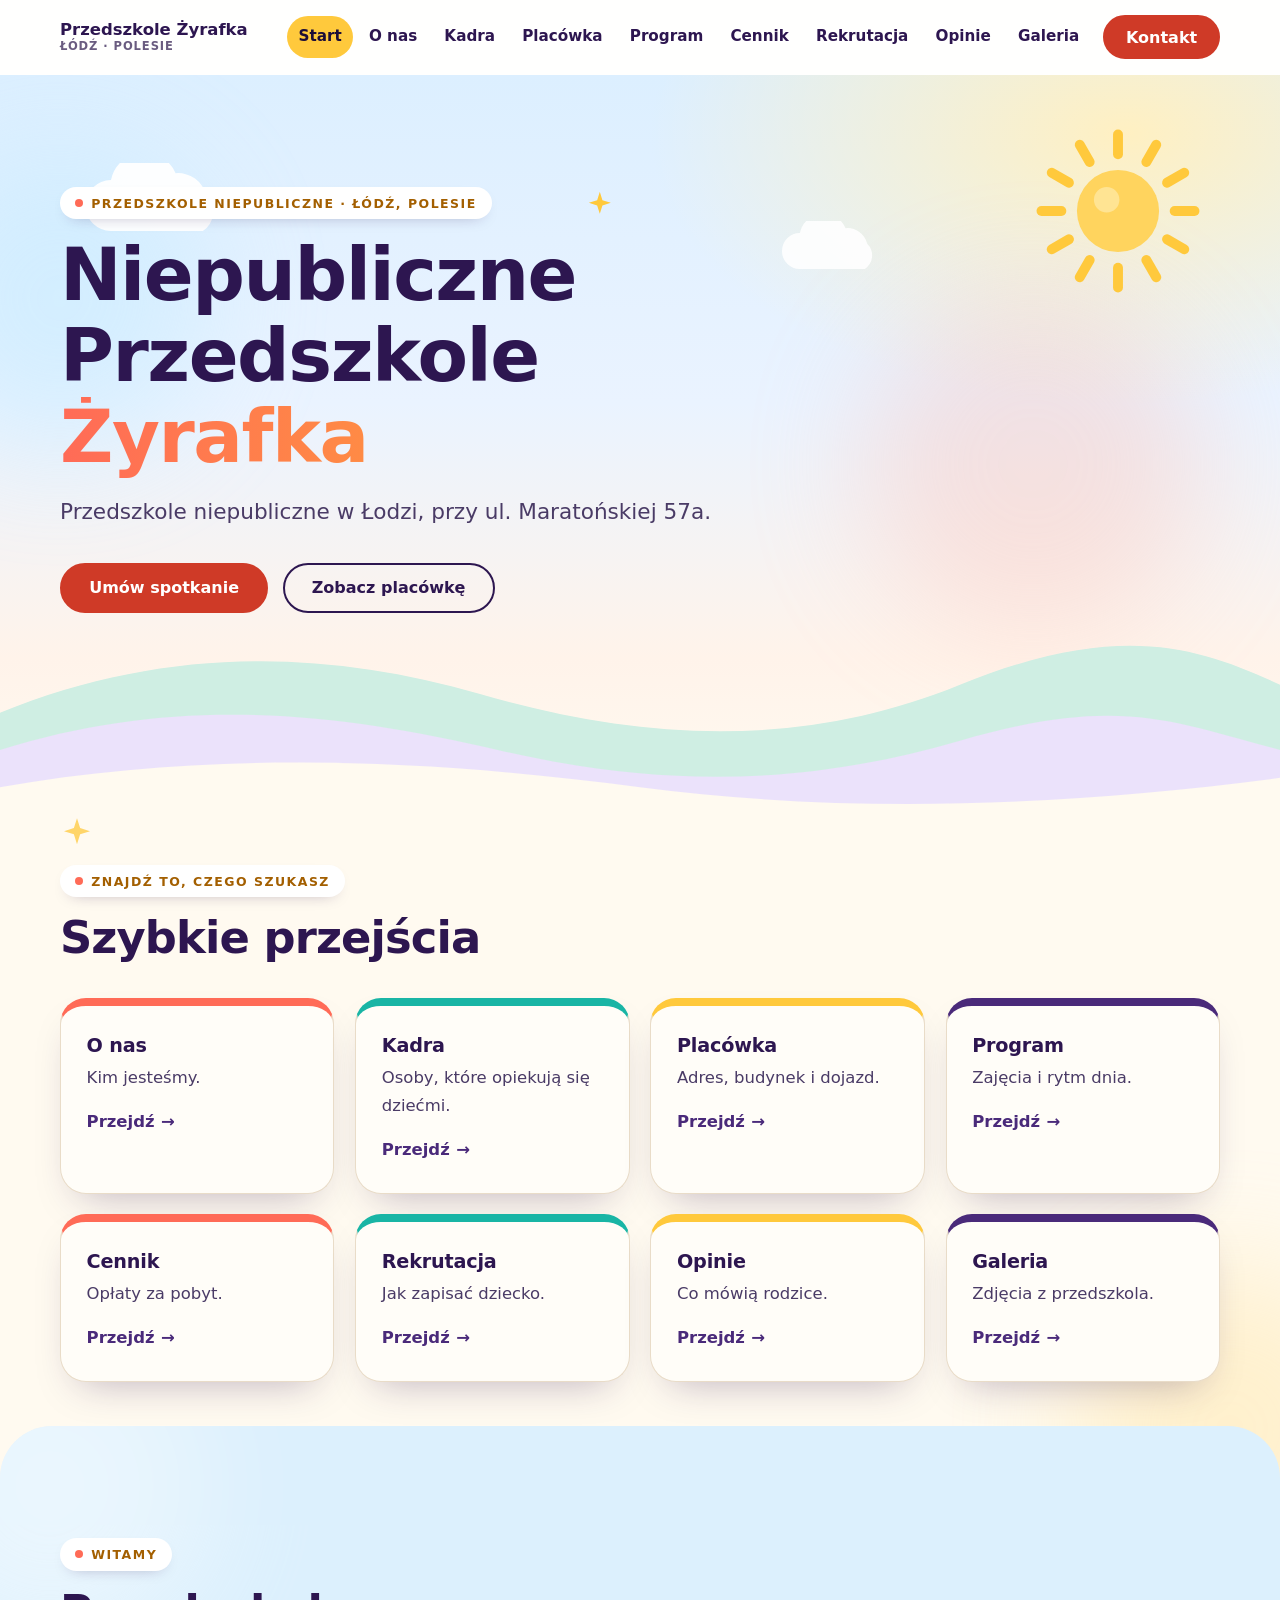
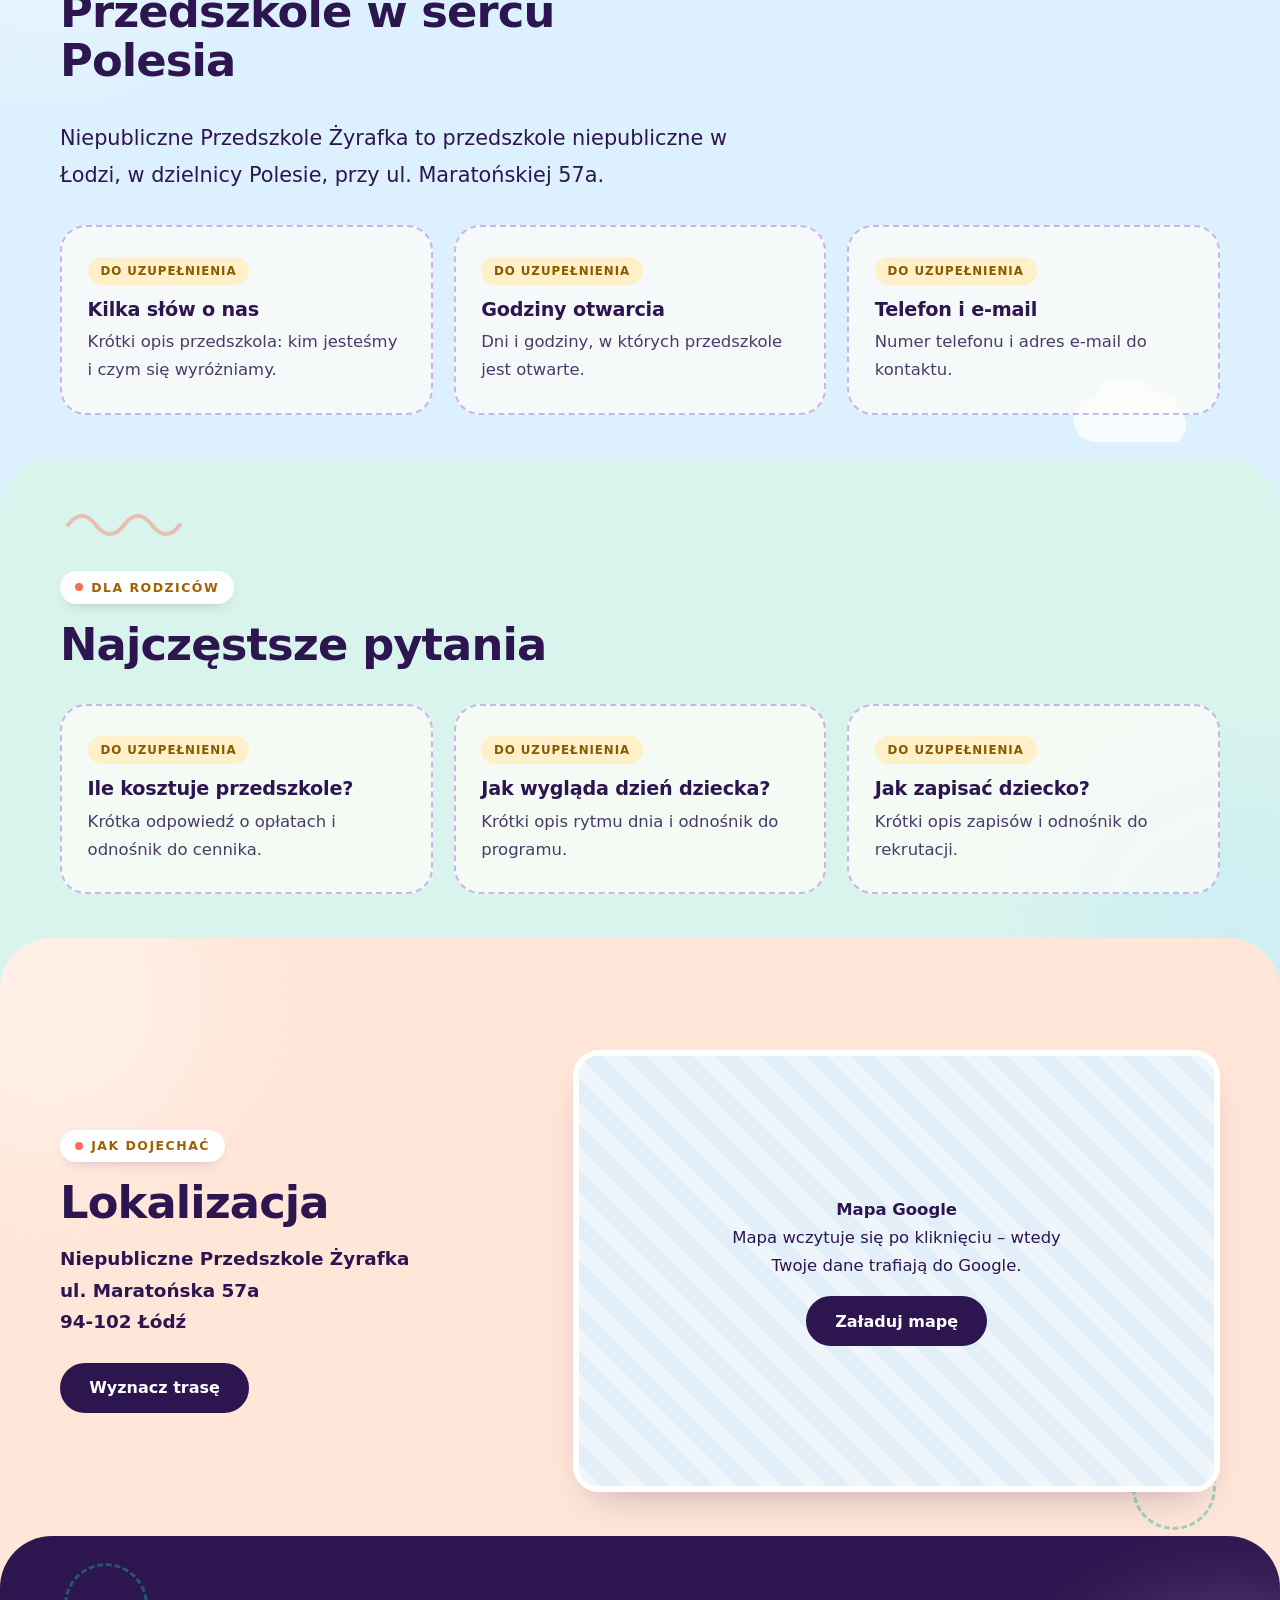
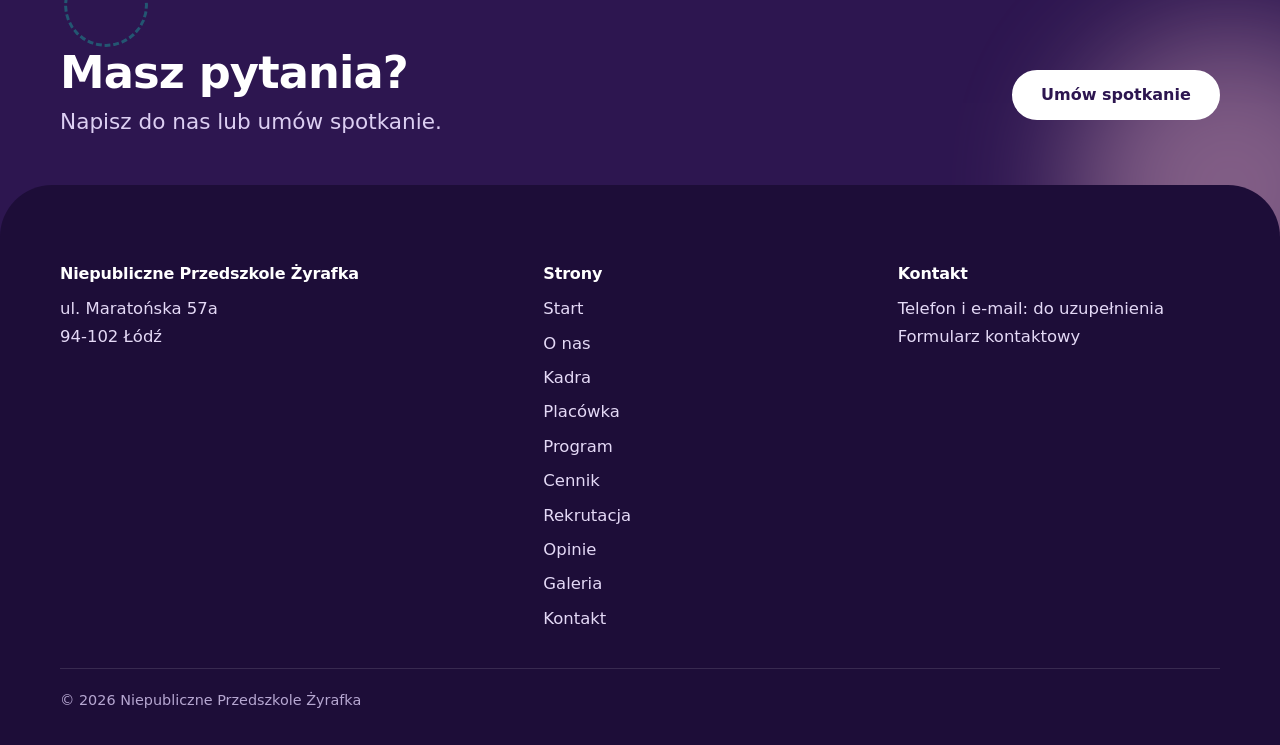
<file: index.html>
<!DOCTYPE html>
<html lang="pl">
<head>
  <meta charset="utf-8">
  <meta name="viewport" content="width=device-width, initial-scale=1">
  <title>Niepubliczne Przedszkole Żyrafka – Łódź, ul. Maratońska 57a</title>
  <meta name="description" content="Niepubliczne Przedszkole Żyrafka w Łodzi (Polesie), ul. Maratońska 57a, 94-102 Łódź. Poznaj placówkę i umów spotkanie.">
  <meta name="theme-color" content="#fffaf0">
  <!-- TODO: po ustaleniu domeny dodaj <link rel="canonical" href="https://TWOJA-DOMENA.pl/"> oraz og:url / og:image -->
  <meta property="og:type" content="website"><meta property="og:locale" content="pl_PL">
  <meta property="og:title" content="Niepubliczne Przedszkole Żyrafka – Łódź, ul. Maratońska 57a"><meta property="og:description" content="Niepubliczne Przedszkole Żyrafka w Łodzi (Polesie), ul. Maratońska 57a, 94-102 Łódź. Poznaj placówkę i umów spotkanie.">
  <meta name="twitter:card" content="summary"><meta name="twitter:title" content="Niepubliczne Przedszkole Żyrafka – Łódź, ul. Maratońska 57a"><meta name="twitter:description" content="Niepubliczne Przedszkole Żyrafka w Łodzi (Polesie), ul. Maratońska 57a, 94-102 Łódź. Poznaj placówkę i umów spotkanie.">
  <link rel="stylesheet" href="css/style.css?v=f951f932">
  <script type="application/ld+json">
{"@context":"https://schema.org","@type":"Preschool","name":"Niepubliczne Przedszkole Żyrafka",
"address":{"@type":"PostalAddress","streetAddress":"Maratońska 57a","postalCode":"94-102","addressLocality":"Łódź","addressCountry":"PL"}}
</script>
</head>
<body>
  <a class="skip" href="#main">Przejdź do treści</a>
  <header class="header" id="top"><div class="wrap header__in">
    <a class="brand" href="./" aria-label="Niepubliczne Przedszkole Żyrafka – strona główna"><span>Przedszkole Żyrafka<small>Łódź · Polesie</small></span></a>
    <button class="burger" id="burger" aria-expanded="false" aria-controls="nav" aria-label="Otwórz menu"><span></span><span></span><span></span></button>
    <nav class="nav" id="nav" aria-label="Główna nawigacja"><a href="" aria-current="page">Start</a><a href="o-nas/">O nas</a><a href="kadra/">Kadra</a><a href="placowka/">Placówka</a><a href="program/">Program</a><a href="cennik/">Cennik</a><a href="rekrutacja/">Rekrutacja</a><a href="opinie/">Opinie</a><a href="galeria/">Galeria</a><a class="btn btn--sm" href="kontakt/">Kontakt</a></nav>
  </div></header>
  <main id="main">
<section class="hero"><div class="bg" aria-hidden="true"><div class="blob a"></div><div class="blob b"></div><svg class="d-svg sun spin" width="150" height="150" viewBox="0 0 120 120" aria-hidden="true"><g stroke="#ffc93c" stroke-width="7" stroke-linecap="round"><line x1="60" y1="6" x2="60" y2="20" transform="rotate(0 60 60)"/><line x1="60" y1="6" x2="60" y2="20" transform="rotate(30 60 60)"/><line x1="60" y1="6" x2="60" y2="20" transform="rotate(60 60 60)"/><line x1="60" y1="6" x2="60" y2="20" transform="rotate(90 60 60)"/><line x1="60" y1="6" x2="60" y2="20" transform="rotate(120 60 60)"/><line x1="60" y1="6" x2="60" y2="20" transform="rotate(150 60 60)"/><line x1="60" y1="6" x2="60" y2="20" transform="rotate(180 60 60)"/><line x1="60" y1="6" x2="60" y2="20" transform="rotate(210 60 60)"/><line x1="60" y1="6" x2="60" y2="20" transform="rotate(240 60 60)"/><line x1="60" y1="6" x2="60" y2="20" transform="rotate(270 60 60)"/><line x1="60" y1="6" x2="60" y2="20" transform="rotate(300 60 60)"/><line x1="60" y1="6" x2="60" y2="20" transform="rotate(330 60 60)"/></g><circle cx="60" cy="60" r="29" fill="#ffd45e"/><circle cx="52" cy="52" r="9" fill="#ffe7a0" opacity=".8"/></svg><svg class="d-svg cloud1 drift" width="160" height="72" viewBox="0 0 200 90" aria-hidden="true"><path fill="#fff" d="M40 80a30 30 0 010-60 40 40 0 0176-8 34 34 0 0136 26 27 27 0 01-4 42z"/></svg><svg class="d-svg cloud2 drift" width="160" height="72" viewBox="0 0 200 90" aria-hidden="true"><path fill="#fff" d="M40 80a30 30 0 010-60 40 40 0 0176-8 34 34 0 0136 26 27 27 0 01-4 42z"/></svg><i class="star s1 twinkle"></i></div><div class="wrap hero__in"><p class="eyebrow reveal">Przedszkole niepubliczne · Łódź, Polesie</p><h1 class="reveal">Niepubliczne Przedszkole <em>Żyrafka</em></h1><p class="lead reveal">Przedszkole niepubliczne w Łodzi, przy ul. Maratońskiej 57a.</p><div class="hero__cta reveal"><a class="btn" href="kontakt/">Umów spotkanie</a><a class="btn btn--ghost" href="placowka/">Zobacz placówkę</a></div></div><svg class="hills" viewBox="0 0 1440 220" preserveAspectRatio="none" aria-hidden="true"><path class="h1" d="M0 120c180-70 360-70 540-20s360 60 540-10 270-40 360 0v130H0z"/><path class="h2" d="M0 160c200-60 380-40 560 0s340 40 520-10 240-20 360 10v70H0z"/><path class="h3" d="M0 200c240-40 480-30 720 0s480 20 720-10v30H0z"/></svg></section><section class="section s-cream"><div class="bg" aria-hidden="true"><div class="blob b-sun pos-br"></div><i class="acc star twinkle pos-tl"></i></div><div class="wrap"><header class="section__head reveal"><p class="eyebrow">Znajdź to, czego szukasz</p><h2>Szybkie przejścia</h2></header><div class="tiles tiles--quick" data-stagger><a class="tile tile--link reveal" href="o-nas/"><h3>O nas</h3><p>Kim jesteśmy.</p><span class="go">Przejdź</span></a><a class="tile tile--link reveal" href="kadra/"><h3>Kadra</h3><p>Osoby, które opiekują się dziećmi.</p><span class="go">Przejdź</span></a><a class="tile tile--link reveal" href="placowka/"><h3>Placówka</h3><p>Adres, budynek i dojazd.</p><span class="go">Przejdź</span></a><a class="tile tile--link reveal" href="program/"><h3>Program</h3><p>Zajęcia i rytm dnia.</p><span class="go">Przejdź</span></a><a class="tile tile--link reveal" href="cennik/"><h3>Cennik</h3><p>Opłaty za pobyt.</p><span class="go">Przejdź</span></a><a class="tile tile--link reveal" href="rekrutacja/"><h3>Rekrutacja</h3><p>Jak zapisać dziecko.</p><span class="go">Przejdź</span></a><a class="tile tile--link reveal" href="opinie/"><h3>Opinie</h3><p>Co mówią rodzice.</p><span class="go">Przejdź</span></a><a class="tile tile--link reveal" href="galeria/"><h3>Galeria</h3><p>Zdjęcia z przedszkola.</p><span class="go">Przejdź</span></a></div></div></section><section class="section s-sky"><div class="bg" aria-hidden="true"><div class="blob b-white pos-tl"></div><svg class="acc d-svg drift pos-br" width="150" height="68" viewBox="0 0 200 90" aria-hidden="true"><path fill="#fff" d="M40 80a30 30 0 010-60 40 40 0 0176-8 34 34 0 0136 26 27 27 0 01-4 42z"/></svg></div><div class="wrap"><header class="section__head reveal"><p class="eyebrow">Witamy</p><h2>Przedszkole w sercu Polesia</h2></header><p class="about reveal">Niepubliczne Przedszkole Żyrafka to przedszkole niepubliczne w Łodzi, w dzielnicy Polesie, przy ul. Maratońskiej 57a.</p><div class="tiles" style="margin-top:2rem" data-stagger><article class="tile tile--todo reveal"><span class="badge">Do uzupełnienia</span><h3>Kilka słów o nas</h3><p>Krótki opis przedszkola: kim jesteśmy i czym się wyróżniamy.</p></article><article class="tile tile--todo reveal"><span class="badge">Do uzupełnienia</span><h3>Godziny otwarcia</h3><p>Dni i godziny, w których przedszkole jest otwarte.</p></article><article class="tile tile--todo reveal"><span class="badge">Do uzupełnienia</span><h3>Telefon i e-mail</h3><p>Numer telefonu i adres e-mail do kontaktu.</p></article></div></div></section><section class="section s-mint"><div class="bg" aria-hidden="true"><div class="blob b-sky pos-br"></div><svg class="acc squig float c pos-tl" width="120" height="30" viewBox="0 0 120 30" aria-hidden="true"><path d="M4 18q14-18 28 0t28 0 28 0 28 0" fill="none" stroke="currentColor" stroke-width="4" stroke-linecap="round"/></svg></div><div class="wrap"><header class="section__head reveal"><p class="eyebrow">Dla rodziców</p><h2>Najczęstsze pytania</h2></header><div class="tiles" data-stagger><article class="tile tile--todo reveal"><span class="badge">Do uzupełnienia</span><h3>Ile kosztuje przedszkole?</h3><p>Krótka odpowiedź o opłatach i odnośnik do cennika.</p></article><article class="tile tile--todo reveal"><span class="badge">Do uzupełnienia</span><h3>Jak wygląda dzień dziecka?</h3><p>Krótki opis rytmu dnia i odnośnik do programu.</p></article><article class="tile tile--todo reveal"><span class="badge">Do uzupełnienia</span><h3>Jak zapisać dziecko?</h3><p>Krótki opis zapisów i odnośnik do rekrutacji.</p></article></div></div></section><section class="section s-peach" id="lokalizacja"><div class="bg" aria-hidden="true"><div class="blob b-white pos-tl"></div><div class="acc ring float b pos-br"></div></div><div class="wrap"><div class="loc"><div class="reveal"><p class="eyebrow">Jak dojechać</p><h2>Lokalizacja</h2><address>Niepubliczne Przedszkole Żyrafka<br>ul. Maratońska 57a<br>94-102 Łódź</address><a class="btn btn--dark" target="_blank" rel="noopener" href="https://www.google.com/maps/dir/?api=1&amp;destination=Marato%C5%84ska+57a%2C+94-102+%C5%81%C3%B3d%C5%BA">Wyznacz trasę<span class="sr"> (nowa karta)</span></a></div><div class="loc__map reveal" data-map="https://www.google.com/maps?q=Marato%C5%84ska+57a%2C+94-102+%C5%81%C3%B3d%C5%BA&amp;output=embed"><div class="map-ph"><p><strong>Mapa Google</strong><br>Mapa wczytuje się po kliknięciu – wtedy Twoje dane trafiają do Google.</p><button class="btn btn--dark" type="button" data-map-btn>Załaduj mapę</button></div></div></div></div></section><section class="section s-plum"><div class="bg" aria-hidden="true"><div class="blob b-pink pos-br"></div><div class="acc ring float b pos-tl"></div></div><div class="wrap"><div class="cta reveal"><div><h2>Masz pytania?</h2><p class="lead" style="margin:.4rem 0 0">Napisz do nas lub umów spotkanie.</p></div><a class="btn" href="kontakt/">Umów spotkanie</a></div></div></section>
  </main>
  <footer class="footer"><div class="wrap">
    <div class="footer__grid">
      <div><h3>Niepubliczne Przedszkole Żyrafka</h3><p>ul. Maratońska 57a<br>94-102 Łódź</p></div>
      <div><h3>Strony</h3><ul><li><a href="">Start</a></li><li><a href="o-nas/">O nas</a></li><li><a href="kadra/">Kadra</a></li><li><a href="placowka/">Placówka</a></li><li><a href="program/">Program</a></li><li><a href="cennik/">Cennik</a></li><li><a href="rekrutacja/">Rekrutacja</a></li><li><a href="opinie/">Opinie</a></li><li><a href="galeria/">Galeria</a></li><li><a href="kontakt/">Kontakt</a></li></ul></div>
      <div><h3>Kontakt</h3><p>Telefon i e-mail: do uzupełnienia<br><a href="kontakt/">Formularz kontaktowy</a></p></div>
    </div>
    <p class="footer__bar">© <span id="year">2026</span> Niepubliczne Przedszkole Żyrafka</p>
  </div></footer>
  <script src="js/main.js?v=f951f932" defer></script>
</body>
</html>
</file>
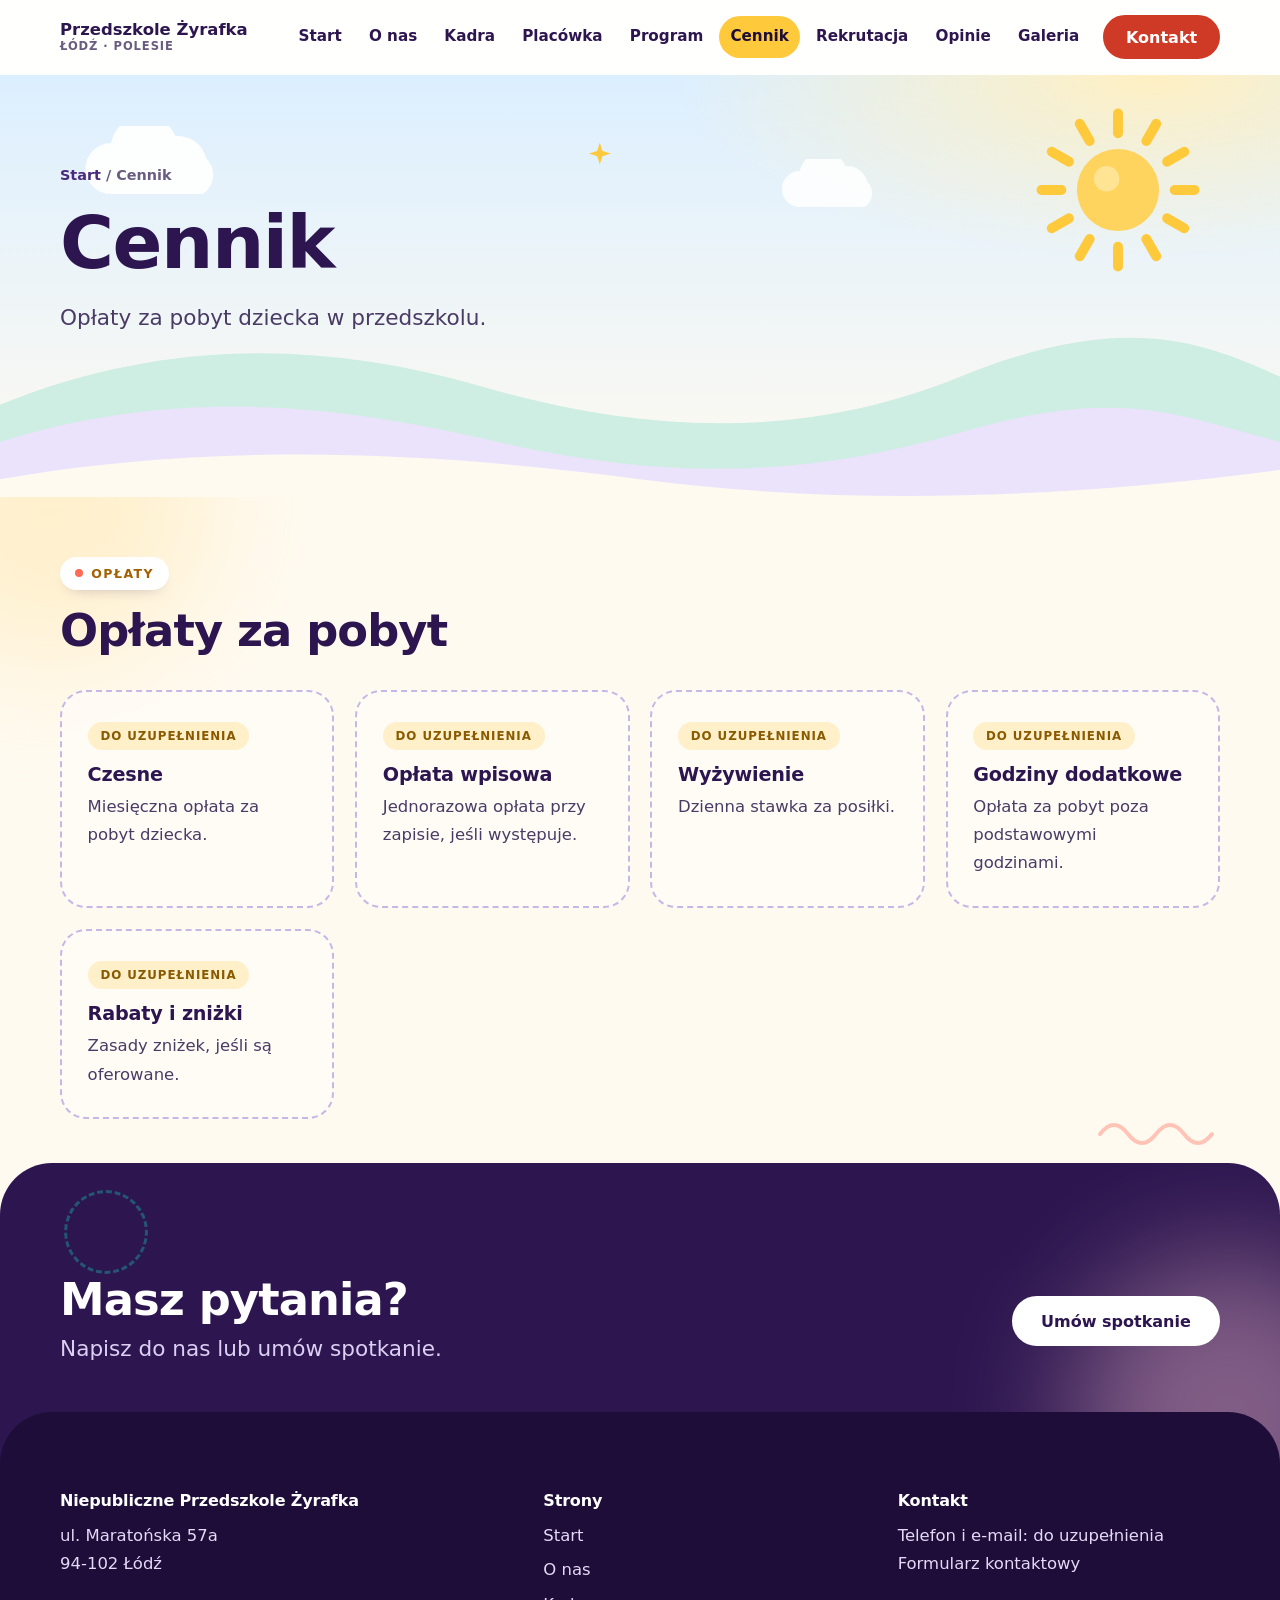
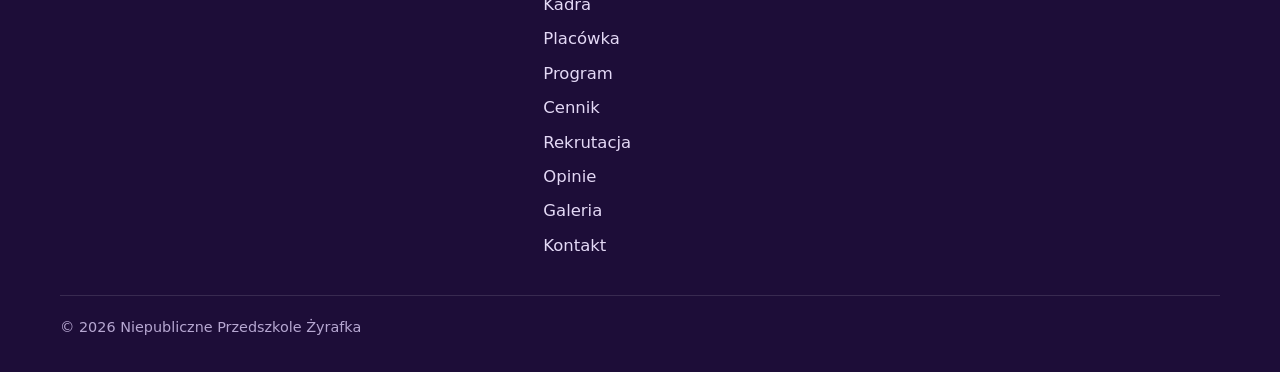
<file: cennik/index.html>
<!DOCTYPE html>
<html lang="pl">
<head>
  <meta charset="utf-8">
  <meta name="viewport" content="width=device-width, initial-scale=1">
  <title>Cennik – Niepubliczne Przedszkole Żyrafka</title>
  <meta name="description" content="Cennik – Niepubliczne Przedszkole Żyrafka, Łódź, ul. Maratońska 57a.">
  <meta name="robots" content="noindex, follow">
  <meta name="theme-color" content="#fffaf0">
  <!-- TODO: po ustaleniu domeny dodaj <link rel="canonical" href="https://TWOJA-DOMENA.pl/cennik/"> oraz og:url / og:image -->
  <meta property="og:type" content="website"><meta property="og:locale" content="pl_PL">
  <meta property="og:title" content="Cennik – Niepubliczne Przedszkole Żyrafka"><meta property="og:description" content="Cennik – Niepubliczne Przedszkole Żyrafka, Łódź, ul. Maratońska 57a.">
  <meta name="twitter:card" content="summary"><meta name="twitter:title" content="Cennik – Niepubliczne Przedszkole Żyrafka"><meta name="twitter:description" content="Cennik – Niepubliczne Przedszkole Żyrafka, Łódź, ul. Maratońska 57a.">
  <link rel="stylesheet" href="../css/style.css?v=f951f932">
  
</head>
<body>
  <a class="skip" href="#main">Przejdź do treści</a>
  <header class="header" id="top"><div class="wrap header__in">
    <a class="brand" href="../" aria-label="Niepubliczne Przedszkole Żyrafka – strona główna"><span>Przedszkole Żyrafka<small>Łódź · Polesie</small></span></a>
    <button class="burger" id="burger" aria-expanded="false" aria-controls="nav" aria-label="Otwórz menu"><span></span><span></span><span></span></button>
    <nav class="nav" id="nav" aria-label="Główna nawigacja"><a href="../">Start</a><a href="../o-nas/">O nas</a><a href="../kadra/">Kadra</a><a href="../placowka/">Placówka</a><a href="../program/">Program</a><a href="../cennik/" aria-current="page">Cennik</a><a href="../rekrutacja/">Rekrutacja</a><a href="../opinie/">Opinie</a><a href="../galeria/">Galeria</a><a class="btn btn--sm" href="../kontakt/">Kontakt</a></nav>
  </div></header>
  <main id="main">
<section class="phero"><div class="bg" aria-hidden="true"><div class="blob a"></div><div class="blob b"></div><svg class="d-svg sun spin" width="150" height="150" viewBox="0 0 120 120" aria-hidden="true"><g stroke="#ffc93c" stroke-width="7" stroke-linecap="round"><line x1="60" y1="6" x2="60" y2="20" transform="rotate(0 60 60)"/><line x1="60" y1="6" x2="60" y2="20" transform="rotate(30 60 60)"/><line x1="60" y1="6" x2="60" y2="20" transform="rotate(60 60 60)"/><line x1="60" y1="6" x2="60" y2="20" transform="rotate(90 60 60)"/><line x1="60" y1="6" x2="60" y2="20" transform="rotate(120 60 60)"/><line x1="60" y1="6" x2="60" y2="20" transform="rotate(150 60 60)"/><line x1="60" y1="6" x2="60" y2="20" transform="rotate(180 60 60)"/><line x1="60" y1="6" x2="60" y2="20" transform="rotate(210 60 60)"/><line x1="60" y1="6" x2="60" y2="20" transform="rotate(240 60 60)"/><line x1="60" y1="6" x2="60" y2="20" transform="rotate(270 60 60)"/><line x1="60" y1="6" x2="60" y2="20" transform="rotate(300 60 60)"/><line x1="60" y1="6" x2="60" y2="20" transform="rotate(330 60 60)"/></g><circle cx="60" cy="60" r="29" fill="#ffd45e"/><circle cx="52" cy="52" r="9" fill="#ffe7a0" opacity=".8"/></svg><svg class="d-svg cloud1 drift" width="160" height="72" viewBox="0 0 200 90" aria-hidden="true"><path fill="#fff" d="M40 80a30 30 0 010-60 40 40 0 0176-8 34 34 0 0136 26 27 27 0 01-4 42z"/></svg><svg class="d-svg cloud2 drift" width="160" height="72" viewBox="0 0 200 90" aria-hidden="true"><path fill="#fff" d="M40 80a30 30 0 010-60 40 40 0 0176-8 34 34 0 0136 26 27 27 0 01-4 42z"/></svg><i class="star s1 twinkle"></i></div><div class="wrap hero__in"><p class="crumbs reveal"><a href="../">Start</a> / Cennik</p><h1 class="reveal">Cennik</h1><p class="lead reveal">Opłaty za pobyt dziecka w przedszkolu.</p></div><svg class="hills" viewBox="0 0 1440 220" preserveAspectRatio="none" aria-hidden="true"><path class="h1" d="M0 120c180-70 360-70 540-20s360 60 540-10 270-40 360 0v130H0z"/><path class="h2" d="M0 160c200-60 380-40 560 0s340 40 520-10 240-20 360 10v70H0z"/><path class="h3" d="M0 200c240-40 480-30 720 0s480 20 720-10v30H0z"/></svg></section><section class="section s-cream"><div class="bg" aria-hidden="true"><div class="blob b-sun pos-tl"></div><svg class="acc squig float c pos-br" width="120" height="30" viewBox="0 0 120 30" aria-hidden="true"><path d="M4 18q14-18 28 0t28 0 28 0 28 0" fill="none" stroke="currentColor" stroke-width="4" stroke-linecap="round"/></svg></div><div class="wrap"><header class="section__head reveal"><p class="eyebrow">Opłaty</p><h2>Opłaty za pobyt</h2></header><div class="tiles" data-stagger><article class="tile tile--todo reveal"><span class="badge">Do uzupełnienia</span><h3>Czesne</h3><p>Miesięczna opłata za pobyt dziecka.</p></article><article class="tile tile--todo reveal"><span class="badge">Do uzupełnienia</span><h3>Opłata wpisowa</h3><p>Jednorazowa opłata przy zapisie, jeśli występuje.</p></article><article class="tile tile--todo reveal"><span class="badge">Do uzupełnienia</span><h3>Wyżywienie</h3><p>Dzienna stawka za posiłki.</p></article><article class="tile tile--todo reveal"><span class="badge">Do uzupełnienia</span><h3>Godziny dodatkowe</h3><p>Opłata za pobyt poza podstawowymi godzinami.</p></article><article class="tile tile--todo reveal"><span class="badge">Do uzupełnienia</span><h3>Rabaty i zniżki</h3><p>Zasady zniżek, jeśli są oferowane.</p></article></div></div></section><section class="section s-plum"><div class="bg" aria-hidden="true"><div class="blob b-pink pos-br"></div><div class="acc ring float b pos-tl"></div></div><div class="wrap"><div class="cta reveal"><div><h2>Masz pytania?</h2><p class="lead" style="margin:.4rem 0 0">Napisz do nas lub umów spotkanie.</p></div><a class="btn" href="../kontakt/">Umów spotkanie</a></div></div></section>
  </main>
  <footer class="footer"><div class="wrap">
    <div class="footer__grid">
      <div><h3>Niepubliczne Przedszkole Żyrafka</h3><p>ul. Maratońska 57a<br>94-102 Łódź</p></div>
      <div><h3>Strony</h3><ul><li><a href="../">Start</a></li><li><a href="../o-nas/">O nas</a></li><li><a href="../kadra/">Kadra</a></li><li><a href="../placowka/">Placówka</a></li><li><a href="../program/">Program</a></li><li><a href="../cennik/">Cennik</a></li><li><a href="../rekrutacja/">Rekrutacja</a></li><li><a href="../opinie/">Opinie</a></li><li><a href="../galeria/">Galeria</a></li><li><a href="../kontakt/">Kontakt</a></li></ul></div>
      <div><h3>Kontakt</h3><p>Telefon i e-mail: do uzupełnienia<br><a href="../kontakt/">Formularz kontaktowy</a></p></div>
    </div>
    <p class="footer__bar">© <span id="year">2026</span> Niepubliczne Przedszkole Żyrafka</p>
  </div></footer>
  <script src="../js/main.js?v=f951f932" defer></script>
</body>
</html>
</file>
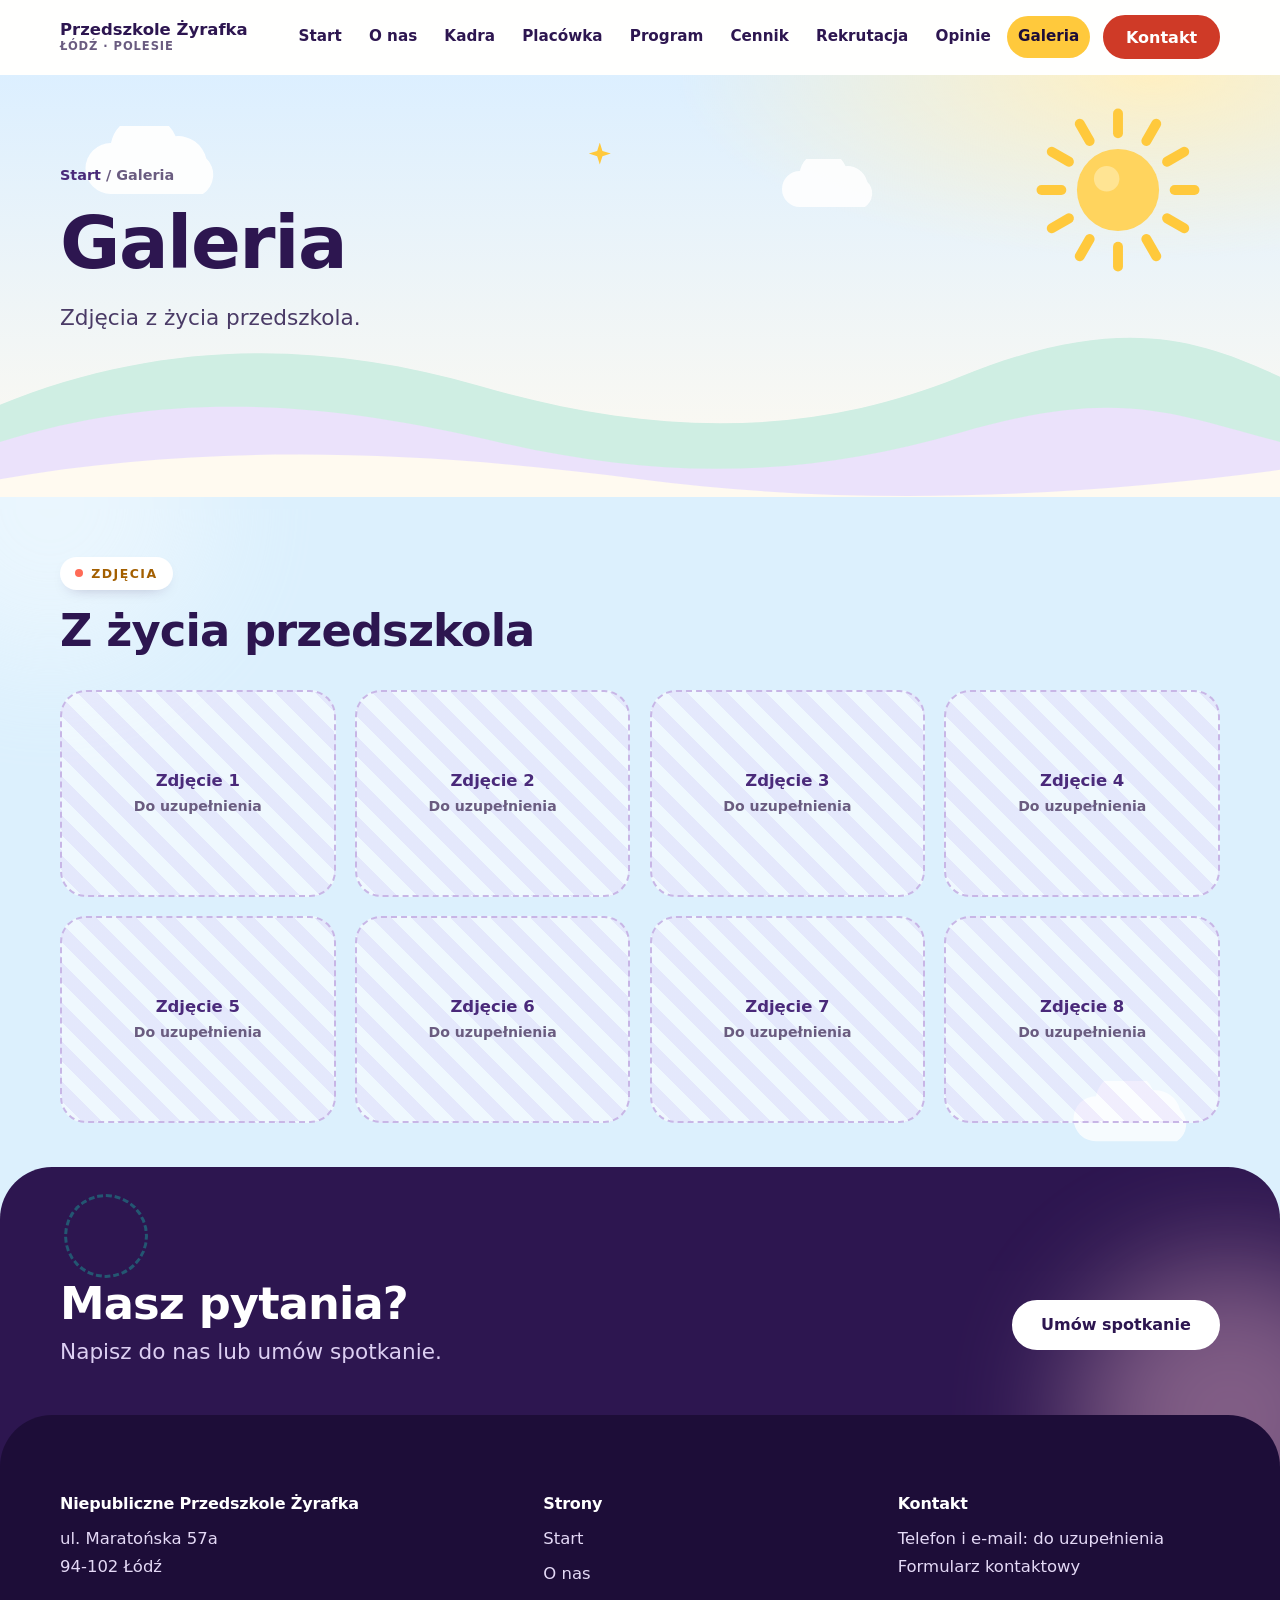
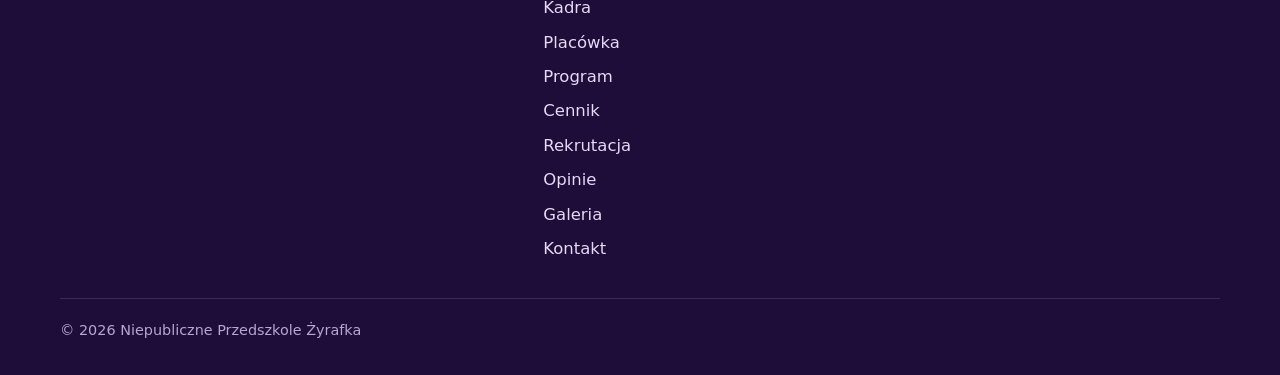
<file: galeria/index.html>
<!DOCTYPE html>
<html lang="pl">
<head>
  <meta charset="utf-8">
  <meta name="viewport" content="width=device-width, initial-scale=1">
  <title>Galeria – Niepubliczne Przedszkole Żyrafka</title>
  <meta name="description" content="Galeria zdjęć Niepublicznego Przedszkola Żyrafka w Łodzi.">
  <meta name="robots" content="noindex, follow">
  <meta name="theme-color" content="#fffaf0">
  <!-- TODO: po ustaleniu domeny dodaj <link rel="canonical" href="https://TWOJA-DOMENA.pl/galeria/"> oraz og:url / og:image -->
  <meta property="og:type" content="website"><meta property="og:locale" content="pl_PL">
  <meta property="og:title" content="Galeria – Niepubliczne Przedszkole Żyrafka"><meta property="og:description" content="Galeria zdjęć Niepublicznego Przedszkola Żyrafka w Łodzi.">
  <meta name="twitter:card" content="summary"><meta name="twitter:title" content="Galeria – Niepubliczne Przedszkole Żyrafka"><meta name="twitter:description" content="Galeria zdjęć Niepublicznego Przedszkola Żyrafka w Łodzi.">
  <link rel="stylesheet" href="../css/style.css?v=f951f932">
  
</head>
<body>
  <a class="skip" href="#main">Przejdź do treści</a>
  <header class="header" id="top"><div class="wrap header__in">
    <a class="brand" href="../" aria-label="Niepubliczne Przedszkole Żyrafka – strona główna"><span>Przedszkole Żyrafka<small>Łódź · Polesie</small></span></a>
    <button class="burger" id="burger" aria-expanded="false" aria-controls="nav" aria-label="Otwórz menu"><span></span><span></span><span></span></button>
    <nav class="nav" id="nav" aria-label="Główna nawigacja"><a href="../">Start</a><a href="../o-nas/">O nas</a><a href="../kadra/">Kadra</a><a href="../placowka/">Placówka</a><a href="../program/">Program</a><a href="../cennik/">Cennik</a><a href="../rekrutacja/">Rekrutacja</a><a href="../opinie/">Opinie</a><a href="../galeria/" aria-current="page">Galeria</a><a class="btn btn--sm" href="../kontakt/">Kontakt</a></nav>
  </div></header>
  <main id="main">
<section class="phero"><div class="bg" aria-hidden="true"><div class="blob a"></div><div class="blob b"></div><svg class="d-svg sun spin" width="150" height="150" viewBox="0 0 120 120" aria-hidden="true"><g stroke="#ffc93c" stroke-width="7" stroke-linecap="round"><line x1="60" y1="6" x2="60" y2="20" transform="rotate(0 60 60)"/><line x1="60" y1="6" x2="60" y2="20" transform="rotate(30 60 60)"/><line x1="60" y1="6" x2="60" y2="20" transform="rotate(60 60 60)"/><line x1="60" y1="6" x2="60" y2="20" transform="rotate(90 60 60)"/><line x1="60" y1="6" x2="60" y2="20" transform="rotate(120 60 60)"/><line x1="60" y1="6" x2="60" y2="20" transform="rotate(150 60 60)"/><line x1="60" y1="6" x2="60" y2="20" transform="rotate(180 60 60)"/><line x1="60" y1="6" x2="60" y2="20" transform="rotate(210 60 60)"/><line x1="60" y1="6" x2="60" y2="20" transform="rotate(240 60 60)"/><line x1="60" y1="6" x2="60" y2="20" transform="rotate(270 60 60)"/><line x1="60" y1="6" x2="60" y2="20" transform="rotate(300 60 60)"/><line x1="60" y1="6" x2="60" y2="20" transform="rotate(330 60 60)"/></g><circle cx="60" cy="60" r="29" fill="#ffd45e"/><circle cx="52" cy="52" r="9" fill="#ffe7a0" opacity=".8"/></svg><svg class="d-svg cloud1 drift" width="160" height="72" viewBox="0 0 200 90" aria-hidden="true"><path fill="#fff" d="M40 80a30 30 0 010-60 40 40 0 0176-8 34 34 0 0136 26 27 27 0 01-4 42z"/></svg><svg class="d-svg cloud2 drift" width="160" height="72" viewBox="0 0 200 90" aria-hidden="true"><path fill="#fff" d="M40 80a30 30 0 010-60 40 40 0 0176-8 34 34 0 0136 26 27 27 0 01-4 42z"/></svg><i class="star s1 twinkle"></i></div><div class="wrap hero__in"><p class="crumbs reveal"><a href="../">Start</a> / Galeria</p><h1 class="reveal">Galeria</h1><p class="lead reveal">Zdjęcia z życia przedszkola.</p></div><svg class="hills" viewBox="0 0 1440 220" preserveAspectRatio="none" aria-hidden="true"><path class="h1" d="M0 120c180-70 360-70 540-20s360 60 540-10 270-40 360 0v130H0z"/><path class="h2" d="M0 160c200-60 380-40 560 0s340 40 520-10 240-20 360 10v70H0z"/><path class="h3" d="M0 200c240-40 480-30 720 0s480 20 720-10v30H0z"/></svg></section><section class="section s-sky"><div class="bg" aria-hidden="true"><div class="blob b-white pos-tl"></div><svg class="acc d-svg drift pos-br" width="150" height="68" viewBox="0 0 200 90" aria-hidden="true"><path fill="#fff" d="M40 80a30 30 0 010-60 40 40 0 0176-8 34 34 0 0136 26 27 27 0 01-4 42z"/></svg></div><div class="wrap"><header class="section__head reveal"><p class="eyebrow">Zdjęcia</p><h2>Z życia przedszkola</h2></header><div class="gal" data-stagger><div class="shot reveal">Zdjęcie 1<span>Do uzupełnienia</span></div><div class="shot reveal">Zdjęcie 2<span>Do uzupełnienia</span></div><div class="shot reveal">Zdjęcie 3<span>Do uzupełnienia</span></div><div class="shot reveal">Zdjęcie 4<span>Do uzupełnienia</span></div><div class="shot reveal">Zdjęcie 5<span>Do uzupełnienia</span></div><div class="shot reveal">Zdjęcie 6<span>Do uzupełnienia</span></div><div class="shot reveal">Zdjęcie 7<span>Do uzupełnienia</span></div><div class="shot reveal">Zdjęcie 8<span>Do uzupełnienia</span></div></div></div></section><section class="section s-plum"><div class="bg" aria-hidden="true"><div class="blob b-pink pos-br"></div><div class="acc ring float b pos-tl"></div></div><div class="wrap"><div class="cta reveal"><div><h2>Masz pytania?</h2><p class="lead" style="margin:.4rem 0 0">Napisz do nas lub umów spotkanie.</p></div><a class="btn" href="../kontakt/">Umów spotkanie</a></div></div></section>
  </main>
  <footer class="footer"><div class="wrap">
    <div class="footer__grid">
      <div><h3>Niepubliczne Przedszkole Żyrafka</h3><p>ul. Maratońska 57a<br>94-102 Łódź</p></div>
      <div><h3>Strony</h3><ul><li><a href="../">Start</a></li><li><a href="../o-nas/">O nas</a></li><li><a href="../kadra/">Kadra</a></li><li><a href="../placowka/">Placówka</a></li><li><a href="../program/">Program</a></li><li><a href="../cennik/">Cennik</a></li><li><a href="../rekrutacja/">Rekrutacja</a></li><li><a href="../opinie/">Opinie</a></li><li><a href="../galeria/">Galeria</a></li><li><a href="../kontakt/">Kontakt</a></li></ul></div>
      <div><h3>Kontakt</h3><p>Telefon i e-mail: do uzupełnienia<br><a href="../kontakt/">Formularz kontaktowy</a></p></div>
    </div>
    <p class="footer__bar">© <span id="year">2026</span> Niepubliczne Przedszkole Żyrafka</p>
  </div></footer>
  <script src="../js/main.js?v=f951f932" defer></script>
</body>
</html>
</file>
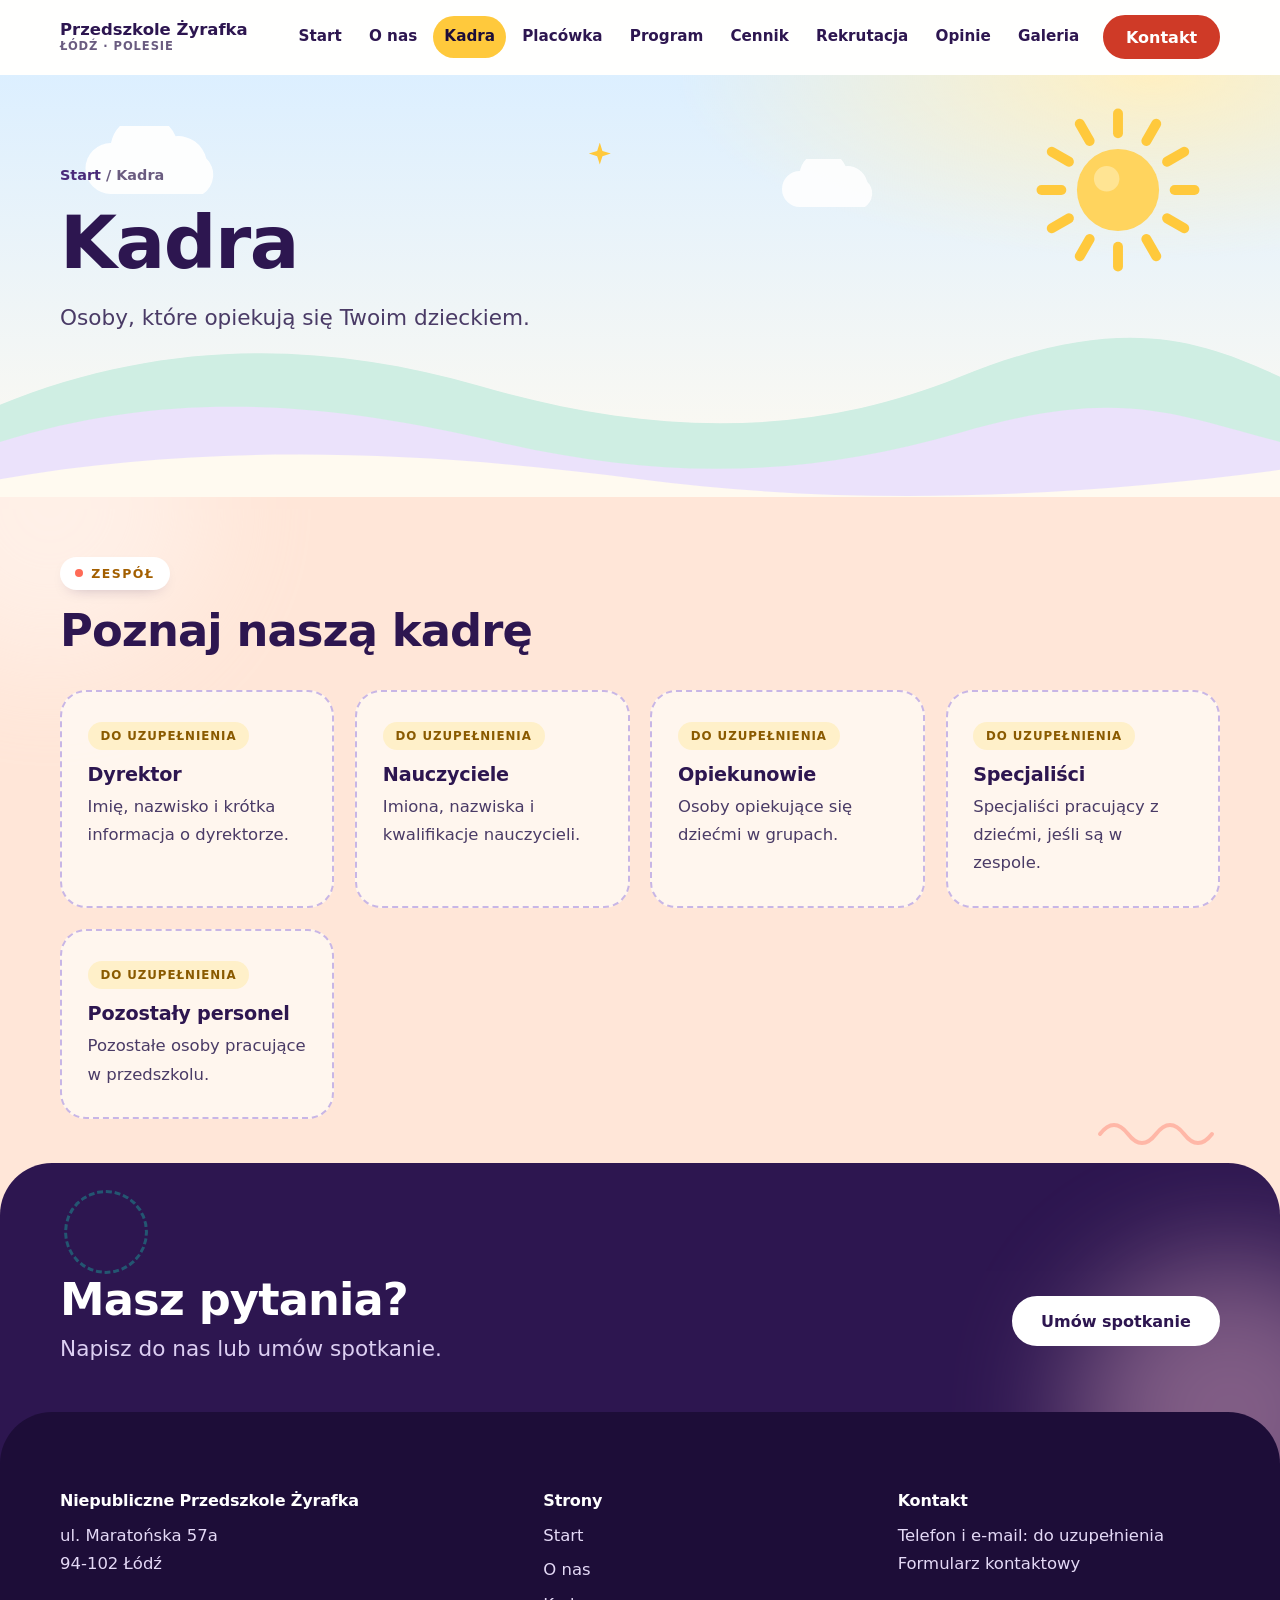
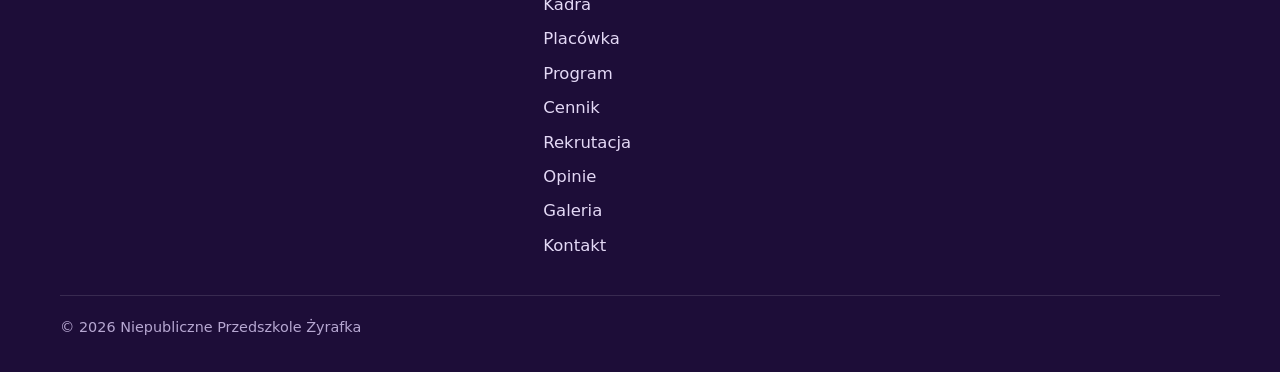
<file: kadra/index.html>
<!DOCTYPE html>
<html lang="pl">
<head>
  <meta charset="utf-8">
  <meta name="viewport" content="width=device-width, initial-scale=1">
  <title>Kadra – Niepubliczne Przedszkole Żyrafka</title>
  <meta name="description" content="Kadra – Niepubliczne Przedszkole Żyrafka, Łódź, ul. Maratońska 57a.">
  <meta name="robots" content="noindex, follow">
  <meta name="theme-color" content="#fffaf0">
  <!-- TODO: po ustaleniu domeny dodaj <link rel="canonical" href="https://TWOJA-DOMENA.pl/kadra/"> oraz og:url / og:image -->
  <meta property="og:type" content="website"><meta property="og:locale" content="pl_PL">
  <meta property="og:title" content="Kadra – Niepubliczne Przedszkole Żyrafka"><meta property="og:description" content="Kadra – Niepubliczne Przedszkole Żyrafka, Łódź, ul. Maratońska 57a.">
  <meta name="twitter:card" content="summary"><meta name="twitter:title" content="Kadra – Niepubliczne Przedszkole Żyrafka"><meta name="twitter:description" content="Kadra – Niepubliczne Przedszkole Żyrafka, Łódź, ul. Maratońska 57a.">
  <link rel="stylesheet" href="../css/style.css?v=f951f932">
  
</head>
<body>
  <a class="skip" href="#main">Przejdź do treści</a>
  <header class="header" id="top"><div class="wrap header__in">
    <a class="brand" href="../" aria-label="Niepubliczne Przedszkole Żyrafka – strona główna"><span>Przedszkole Żyrafka<small>Łódź · Polesie</small></span></a>
    <button class="burger" id="burger" aria-expanded="false" aria-controls="nav" aria-label="Otwórz menu"><span></span><span></span><span></span></button>
    <nav class="nav" id="nav" aria-label="Główna nawigacja"><a href="../">Start</a><a href="../o-nas/">O nas</a><a href="../kadra/" aria-current="page">Kadra</a><a href="../placowka/">Placówka</a><a href="../program/">Program</a><a href="../cennik/">Cennik</a><a href="../rekrutacja/">Rekrutacja</a><a href="../opinie/">Opinie</a><a href="../galeria/">Galeria</a><a class="btn btn--sm" href="../kontakt/">Kontakt</a></nav>
  </div></header>
  <main id="main">
<section class="phero"><div class="bg" aria-hidden="true"><div class="blob a"></div><div class="blob b"></div><svg class="d-svg sun spin" width="150" height="150" viewBox="0 0 120 120" aria-hidden="true"><g stroke="#ffc93c" stroke-width="7" stroke-linecap="round"><line x1="60" y1="6" x2="60" y2="20" transform="rotate(0 60 60)"/><line x1="60" y1="6" x2="60" y2="20" transform="rotate(30 60 60)"/><line x1="60" y1="6" x2="60" y2="20" transform="rotate(60 60 60)"/><line x1="60" y1="6" x2="60" y2="20" transform="rotate(90 60 60)"/><line x1="60" y1="6" x2="60" y2="20" transform="rotate(120 60 60)"/><line x1="60" y1="6" x2="60" y2="20" transform="rotate(150 60 60)"/><line x1="60" y1="6" x2="60" y2="20" transform="rotate(180 60 60)"/><line x1="60" y1="6" x2="60" y2="20" transform="rotate(210 60 60)"/><line x1="60" y1="6" x2="60" y2="20" transform="rotate(240 60 60)"/><line x1="60" y1="6" x2="60" y2="20" transform="rotate(270 60 60)"/><line x1="60" y1="6" x2="60" y2="20" transform="rotate(300 60 60)"/><line x1="60" y1="6" x2="60" y2="20" transform="rotate(330 60 60)"/></g><circle cx="60" cy="60" r="29" fill="#ffd45e"/><circle cx="52" cy="52" r="9" fill="#ffe7a0" opacity=".8"/></svg><svg class="d-svg cloud1 drift" width="160" height="72" viewBox="0 0 200 90" aria-hidden="true"><path fill="#fff" d="M40 80a30 30 0 010-60 40 40 0 0176-8 34 34 0 0136 26 27 27 0 01-4 42z"/></svg><svg class="d-svg cloud2 drift" width="160" height="72" viewBox="0 0 200 90" aria-hidden="true"><path fill="#fff" d="M40 80a30 30 0 010-60 40 40 0 0176-8 34 34 0 0136 26 27 27 0 01-4 42z"/></svg><i class="star s1 twinkle"></i></div><div class="wrap hero__in"><p class="crumbs reveal"><a href="../">Start</a> / Kadra</p><h1 class="reveal">Kadra</h1><p class="lead reveal">Osoby, które opiekują się Twoim dzieckiem.</p></div><svg class="hills" viewBox="0 0 1440 220" preserveAspectRatio="none" aria-hidden="true"><path class="h1" d="M0 120c180-70 360-70 540-20s360 60 540-10 270-40 360 0v130H0z"/><path class="h2" d="M0 160c200-60 380-40 560 0s340 40 520-10 240-20 360 10v70H0z"/><path class="h3" d="M0 200c240-40 480-30 720 0s480 20 720-10v30H0z"/></svg></section><section class="section s-peach"><div class="bg" aria-hidden="true"><div class="blob b-white pos-tl"></div><svg class="acc squig float c pos-br" width="120" height="30" viewBox="0 0 120 30" aria-hidden="true"><path d="M4 18q14-18 28 0t28 0 28 0 28 0" fill="none" stroke="currentColor" stroke-width="4" stroke-linecap="round"/></svg></div><div class="wrap"><header class="section__head reveal"><p class="eyebrow">Zespół</p><h2>Poznaj naszą kadrę</h2></header><div class="tiles" data-stagger><article class="tile tile--todo reveal"><span class="badge">Do uzupełnienia</span><h3>Dyrektor</h3><p>Imię, nazwisko i krótka informacja o dyrektorze.</p></article><article class="tile tile--todo reveal"><span class="badge">Do uzupełnienia</span><h3>Nauczyciele</h3><p>Imiona, nazwiska i kwalifikacje nauczycieli.</p></article><article class="tile tile--todo reveal"><span class="badge">Do uzupełnienia</span><h3>Opiekunowie</h3><p>Osoby opiekujące się dziećmi w grupach.</p></article><article class="tile tile--todo reveal"><span class="badge">Do uzupełnienia</span><h3>Specjaliści</h3><p>Specjaliści pracujący z dziećmi, jeśli są w zespole.</p></article><article class="tile tile--todo reveal"><span class="badge">Do uzupełnienia</span><h3>Pozostały personel</h3><p>Pozostałe osoby pracujące w przedszkolu.</p></article></div></div></section><section class="section s-plum"><div class="bg" aria-hidden="true"><div class="blob b-pink pos-br"></div><div class="acc ring float b pos-tl"></div></div><div class="wrap"><div class="cta reveal"><div><h2>Masz pytania?</h2><p class="lead" style="margin:.4rem 0 0">Napisz do nas lub umów spotkanie.</p></div><a class="btn" href="../kontakt/">Umów spotkanie</a></div></div></section>
  </main>
  <footer class="footer"><div class="wrap">
    <div class="footer__grid">
      <div><h3>Niepubliczne Przedszkole Żyrafka</h3><p>ul. Maratońska 57a<br>94-102 Łódź</p></div>
      <div><h3>Strony</h3><ul><li><a href="../">Start</a></li><li><a href="../o-nas/">O nas</a></li><li><a href="../kadra/">Kadra</a></li><li><a href="../placowka/">Placówka</a></li><li><a href="../program/">Program</a></li><li><a href="../cennik/">Cennik</a></li><li><a href="../rekrutacja/">Rekrutacja</a></li><li><a href="../opinie/">Opinie</a></li><li><a href="../galeria/">Galeria</a></li><li><a href="../kontakt/">Kontakt</a></li></ul></div>
      <div><h3>Kontakt</h3><p>Telefon i e-mail: do uzupełnienia<br><a href="../kontakt/">Formularz kontaktowy</a></p></div>
    </div>
    <p class="footer__bar">© <span id="year">2026</span> Niepubliczne Przedszkole Żyrafka</p>
  </div></footer>
  <script src="../js/main.js?v=f951f932" defer></script>
</body>
</html>
</file>
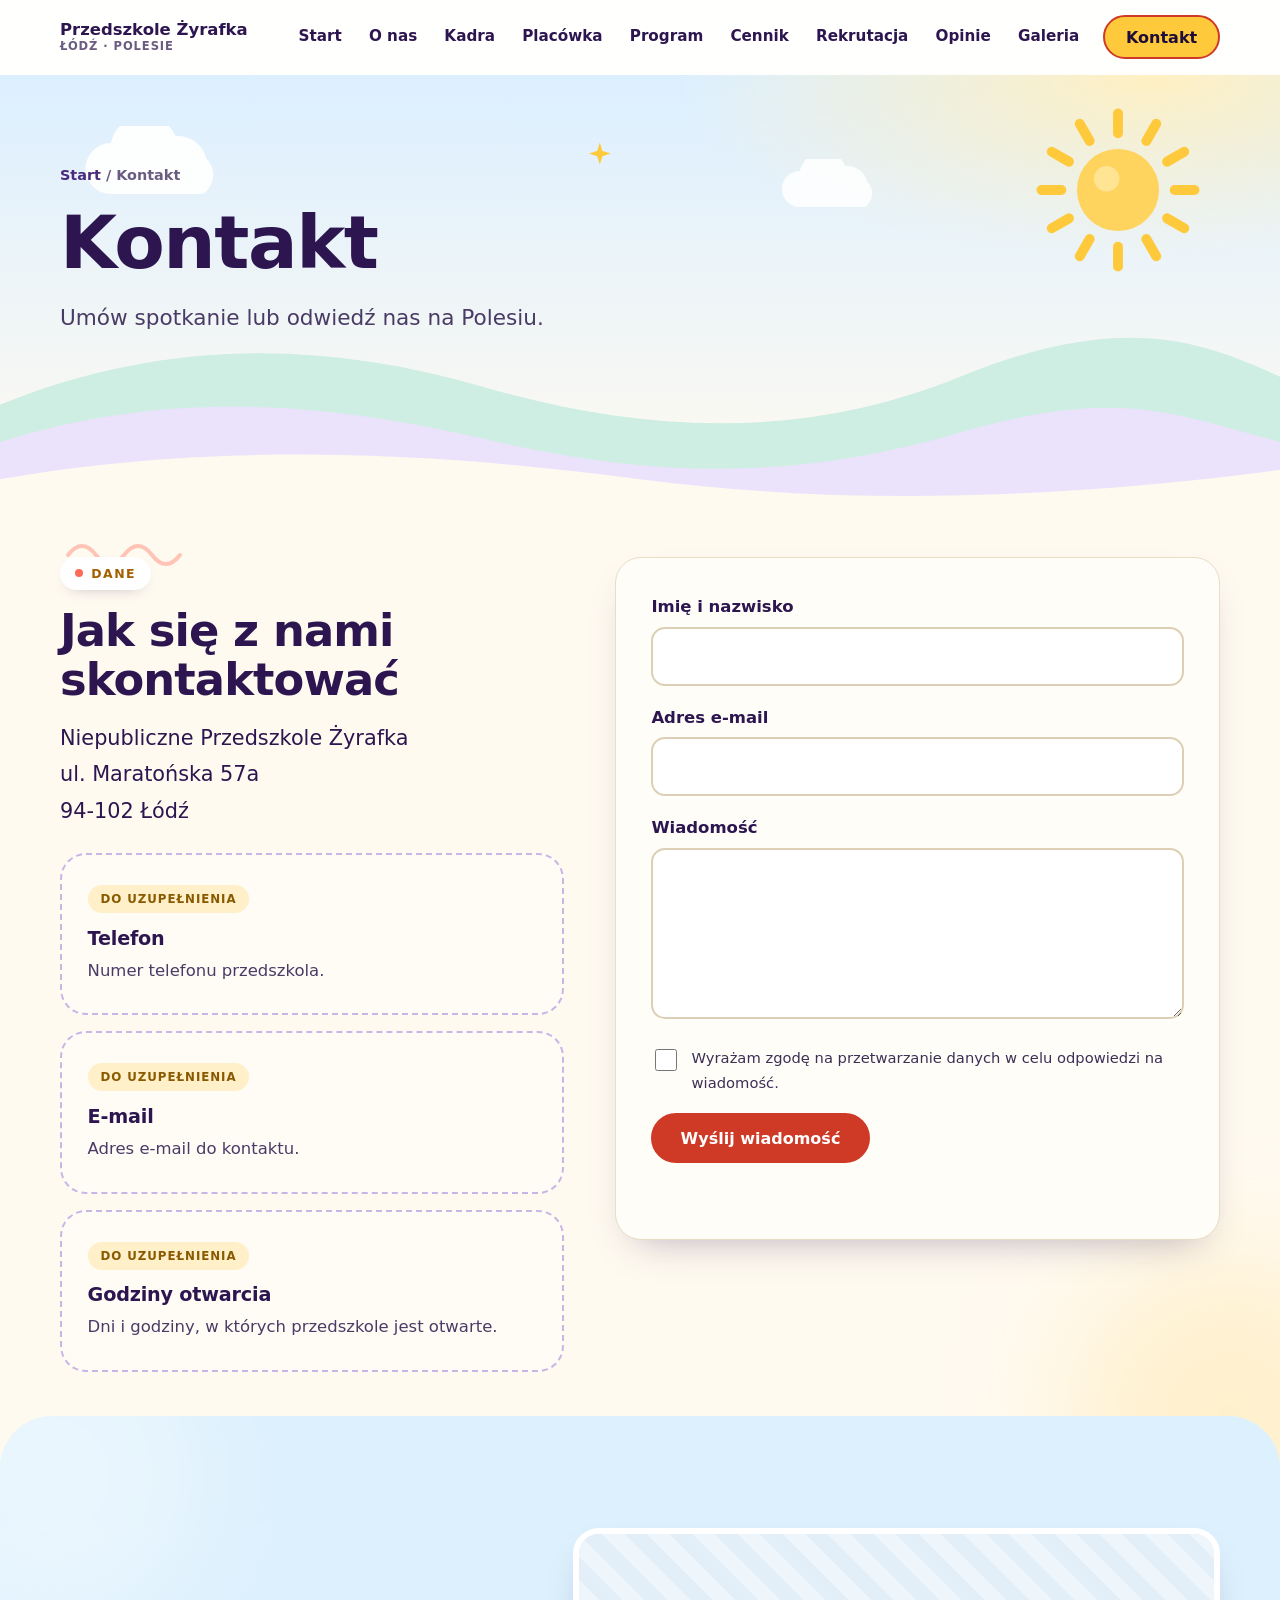
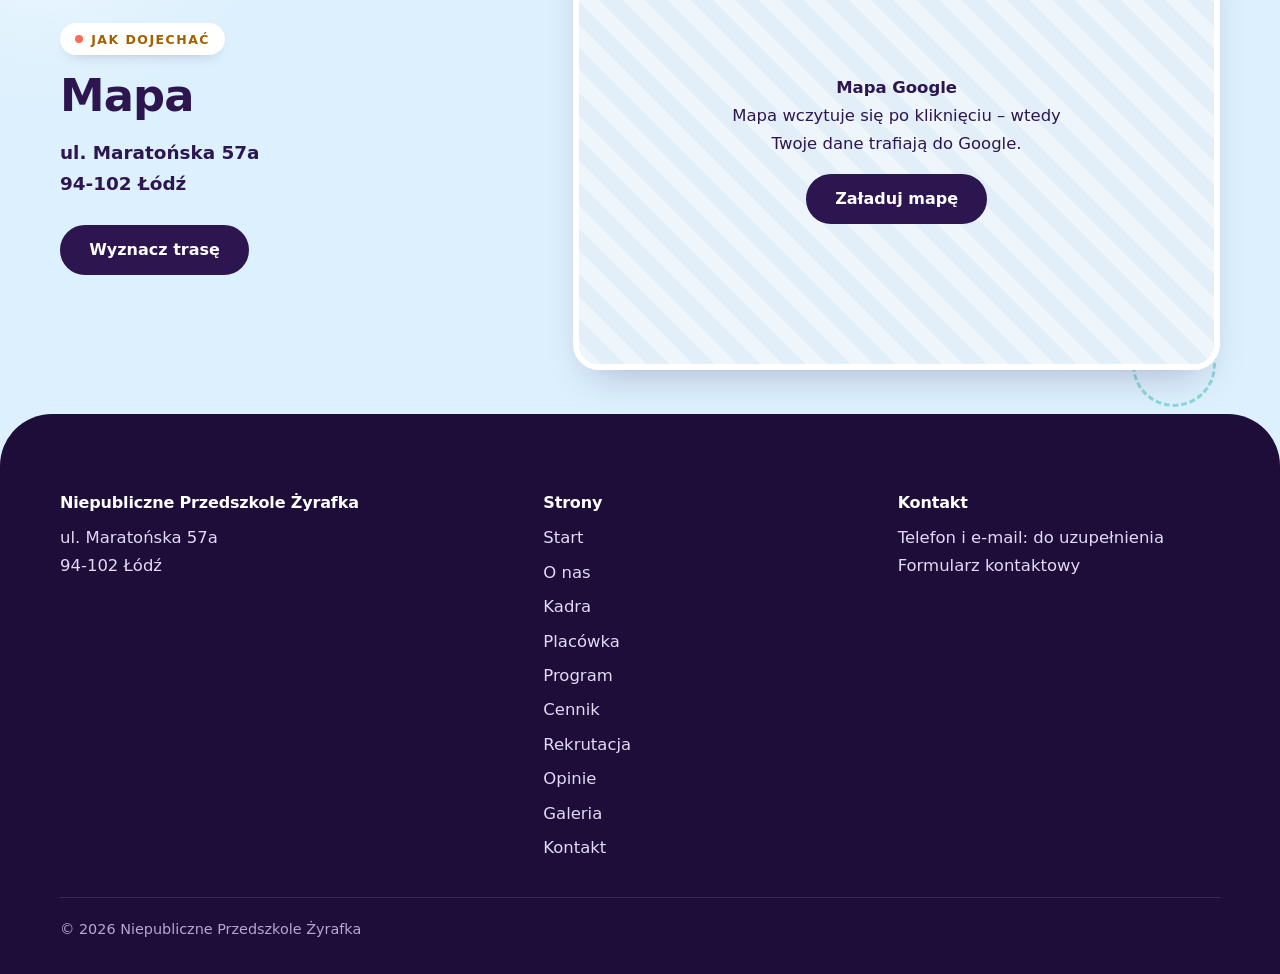
<file: kontakt/index.html>
<!DOCTYPE html>
<html lang="pl">
<head>
  <meta charset="utf-8">
  <meta name="viewport" content="width=device-width, initial-scale=1">
  <title>Kontakt – Niepubliczne Przedszkole Żyrafka</title>
  <meta name="description" content="Kontakt z Niepublicznym Przedszkolem Żyrafka, ul. Maratońska 57a, 94-102 Łódź. Umów spotkanie.">
  <meta name="theme-color" content="#fffaf0">
  <!-- TODO: po ustaleniu domeny dodaj <link rel="canonical" href="https://TWOJA-DOMENA.pl/kontakt/"> oraz og:url / og:image -->
  <meta property="og:type" content="website"><meta property="og:locale" content="pl_PL">
  <meta property="og:title" content="Kontakt – Niepubliczne Przedszkole Żyrafka"><meta property="og:description" content="Kontakt z Niepublicznym Przedszkolem Żyrafka, ul. Maratońska 57a, 94-102 Łódź. Umów spotkanie.">
  <meta name="twitter:card" content="summary"><meta name="twitter:title" content="Kontakt – Niepubliczne Przedszkole Żyrafka"><meta name="twitter:description" content="Kontakt z Niepublicznym Przedszkolem Żyrafka, ul. Maratońska 57a, 94-102 Łódź. Umów spotkanie.">
  <link rel="stylesheet" href="../css/style.css?v=f951f932">
  <script type="application/ld+json">
{"@context":"https://schema.org","@type":"Preschool","name":"Niepubliczne Przedszkole Żyrafka",
"address":{"@type":"PostalAddress","streetAddress":"Maratońska 57a","postalCode":"94-102","addressLocality":"Łódź","addressCountry":"PL"}}
</script>
</head>
<body>
  <a class="skip" href="#main">Przejdź do treści</a>
  <header class="header" id="top"><div class="wrap header__in">
    <a class="brand" href="../" aria-label="Niepubliczne Przedszkole Żyrafka – strona główna"><span>Przedszkole Żyrafka<small>Łódź · Polesie</small></span></a>
    <button class="burger" id="burger" aria-expanded="false" aria-controls="nav" aria-label="Otwórz menu"><span></span><span></span><span></span></button>
    <nav class="nav" id="nav" aria-label="Główna nawigacja"><a href="../">Start</a><a href="../o-nas/">O nas</a><a href="../kadra/">Kadra</a><a href="../placowka/">Placówka</a><a href="../program/">Program</a><a href="../cennik/">Cennik</a><a href="../rekrutacja/">Rekrutacja</a><a href="../opinie/">Opinie</a><a href="../galeria/">Galeria</a><a class="btn btn--sm" href="../kontakt/" aria-current="page">Kontakt</a></nav>
  </div></header>
  <main id="main">
<section class="phero"><div class="bg" aria-hidden="true"><div class="blob a"></div><div class="blob b"></div><svg class="d-svg sun spin" width="150" height="150" viewBox="0 0 120 120" aria-hidden="true"><g stroke="#ffc93c" stroke-width="7" stroke-linecap="round"><line x1="60" y1="6" x2="60" y2="20" transform="rotate(0 60 60)"/><line x1="60" y1="6" x2="60" y2="20" transform="rotate(30 60 60)"/><line x1="60" y1="6" x2="60" y2="20" transform="rotate(60 60 60)"/><line x1="60" y1="6" x2="60" y2="20" transform="rotate(90 60 60)"/><line x1="60" y1="6" x2="60" y2="20" transform="rotate(120 60 60)"/><line x1="60" y1="6" x2="60" y2="20" transform="rotate(150 60 60)"/><line x1="60" y1="6" x2="60" y2="20" transform="rotate(180 60 60)"/><line x1="60" y1="6" x2="60" y2="20" transform="rotate(210 60 60)"/><line x1="60" y1="6" x2="60" y2="20" transform="rotate(240 60 60)"/><line x1="60" y1="6" x2="60" y2="20" transform="rotate(270 60 60)"/><line x1="60" y1="6" x2="60" y2="20" transform="rotate(300 60 60)"/><line x1="60" y1="6" x2="60" y2="20" transform="rotate(330 60 60)"/></g><circle cx="60" cy="60" r="29" fill="#ffd45e"/><circle cx="52" cy="52" r="9" fill="#ffe7a0" opacity=".8"/></svg><svg class="d-svg cloud1 drift" width="160" height="72" viewBox="0 0 200 90" aria-hidden="true"><path fill="#fff" d="M40 80a30 30 0 010-60 40 40 0 0176-8 34 34 0 0136 26 27 27 0 01-4 42z"/></svg><svg class="d-svg cloud2 drift" width="160" height="72" viewBox="0 0 200 90" aria-hidden="true"><path fill="#fff" d="M40 80a30 30 0 010-60 40 40 0 0176-8 34 34 0 0136 26 27 27 0 01-4 42z"/></svg><i class="star s1 twinkle"></i></div><div class="wrap hero__in"><p class="crumbs reveal"><a href="../">Start</a> / Kontakt</p><h1 class="reveal">Kontakt</h1><p class="lead reveal">Umów spotkanie lub odwiedź nas na Polesiu.</p></div><svg class="hills" viewBox="0 0 1440 220" preserveAspectRatio="none" aria-hidden="true"><path class="h1" d="M0 120c180-70 360-70 540-20s360 60 540-10 270-40 360 0v130H0z"/><path class="h2" d="M0 160c200-60 380-40 560 0s340 40 520-10 240-20 360 10v70H0z"/><path class="h3" d="M0 200c240-40 480-30 720 0s480 20 720-10v30H0z"/></svg></section><section class="section s-cream"><div class="bg" aria-hidden="true"><div class="blob b-sun pos-br"></div><svg class="acc squig float c pos-tl" width="120" height="30" viewBox="0 0 120 30" aria-hidden="true"><path d="M4 18q14-18 28 0t28 0 28 0 28 0" fill="none" stroke="currentColor" stroke-width="4" stroke-linecap="round"/></svg></div><div class="wrap"><div class="contact"><div class="reveal"><p class="eyebrow">Dane</p><h2>Jak się z nami skontaktować</h2><address class="about">Niepubliczne Przedszkole Żyrafka<br>ul. Maratońska 57a<br>94-102 Łódź</address><div class="stack"><article class="tile tile--todo "><span class="badge">Do uzupełnienia</span><h3>Telefon</h3><p>Numer telefonu przedszkola.</p></article><article class="tile tile--todo "><span class="badge">Do uzupełnienia</span><h3>E-mail</h3><p>Adres e-mail do kontaktu.</p></article><article class="tile tile--todo "><span class="badge">Do uzupełnienia</span><h3>Godziny otwarcia</h3><p>Dni i godziny, w których przedszkole jest otwarte.</p></article></div><!-- TODO: telefon (<a href="tel:+48…">), e-mail, godziny; uzupełnij też JSON-LD --></div><form class="form reveal" id="contact-form" novalidate data-endpoint="">
<!-- TODO: wpisz w data-endpoint adres usługi odbierającej formularze (np. Formspree / własny backend) -->
<div class="field"><label for="name">Imię i nazwisko</label><input id="name" name="name" type="text" autocomplete="name" required></div>
<div class="field"><label for="email">Adres e-mail</label><input id="email" name="email" type="email" autocomplete="email" required></div>
<div class="field"><label for="msg">Wiadomość</label><textarea id="msg" name="message" rows="5" required></textarea></div>
<div class="field field--check"><input id="consent" name="consent" type="checkbox" required><label for="consent">Wyrażam zgodę na przetwarzanie danych w celu odpowiedzi na wiadomość. <!-- TODO: link do polityki prywatności --></label></div>
<button class="btn" type="submit">Wyślij wiadomość</button><p class="form__status" id="form-status" role="status" aria-live="polite"></p></form></div></div></section><section class="section s-sky"><div class="bg" aria-hidden="true"><div class="blob b-white pos-tl"></div><div class="acc ring float b pos-br"></div></div><div class="wrap"><div class="loc"><div class="reveal"><p class="eyebrow">Jak dojechać</p><h2>Mapa</h2><address>ul. Maratońska 57a<br>94-102 Łódź</address><a class="btn btn--dark" target="_blank" rel="noopener" href="https://www.google.com/maps/dir/?api=1&amp;destination=Marato%C5%84ska+57a%2C+94-102+%C5%81%C3%B3d%C5%BA">Wyznacz trasę<span class="sr"> (nowa karta)</span></a></div><div class="loc__map reveal" data-map="https://www.google.com/maps?q=Marato%C5%84ska+57a%2C+94-102+%C5%81%C3%B3d%C5%BA&amp;output=embed"><div class="map-ph"><p><strong>Mapa Google</strong><br>Mapa wczytuje się po kliknięciu – wtedy Twoje dane trafiają do Google.</p><button class="btn btn--dark" type="button" data-map-btn>Załaduj mapę</button></div></div></div></div></section>
  </main>
  <footer class="footer"><div class="wrap">
    <div class="footer__grid">
      <div><h3>Niepubliczne Przedszkole Żyrafka</h3><p>ul. Maratońska 57a<br>94-102 Łódź</p></div>
      <div><h3>Strony</h3><ul><li><a href="../">Start</a></li><li><a href="../o-nas/">O nas</a></li><li><a href="../kadra/">Kadra</a></li><li><a href="../placowka/">Placówka</a></li><li><a href="../program/">Program</a></li><li><a href="../cennik/">Cennik</a></li><li><a href="../rekrutacja/">Rekrutacja</a></li><li><a href="../opinie/">Opinie</a></li><li><a href="../galeria/">Galeria</a></li><li><a href="../kontakt/">Kontakt</a></li></ul></div>
      <div><h3>Kontakt</h3><p>Telefon i e-mail: do uzupełnienia<br><a href="../kontakt/">Formularz kontaktowy</a></p></div>
    </div>
    <p class="footer__bar">© <span id="year">2026</span> Niepubliczne Przedszkole Żyrafka</p>
  </div></footer>
  <script src="../js/main.js?v=f951f932" defer></script>
</body>
</html>
</file>
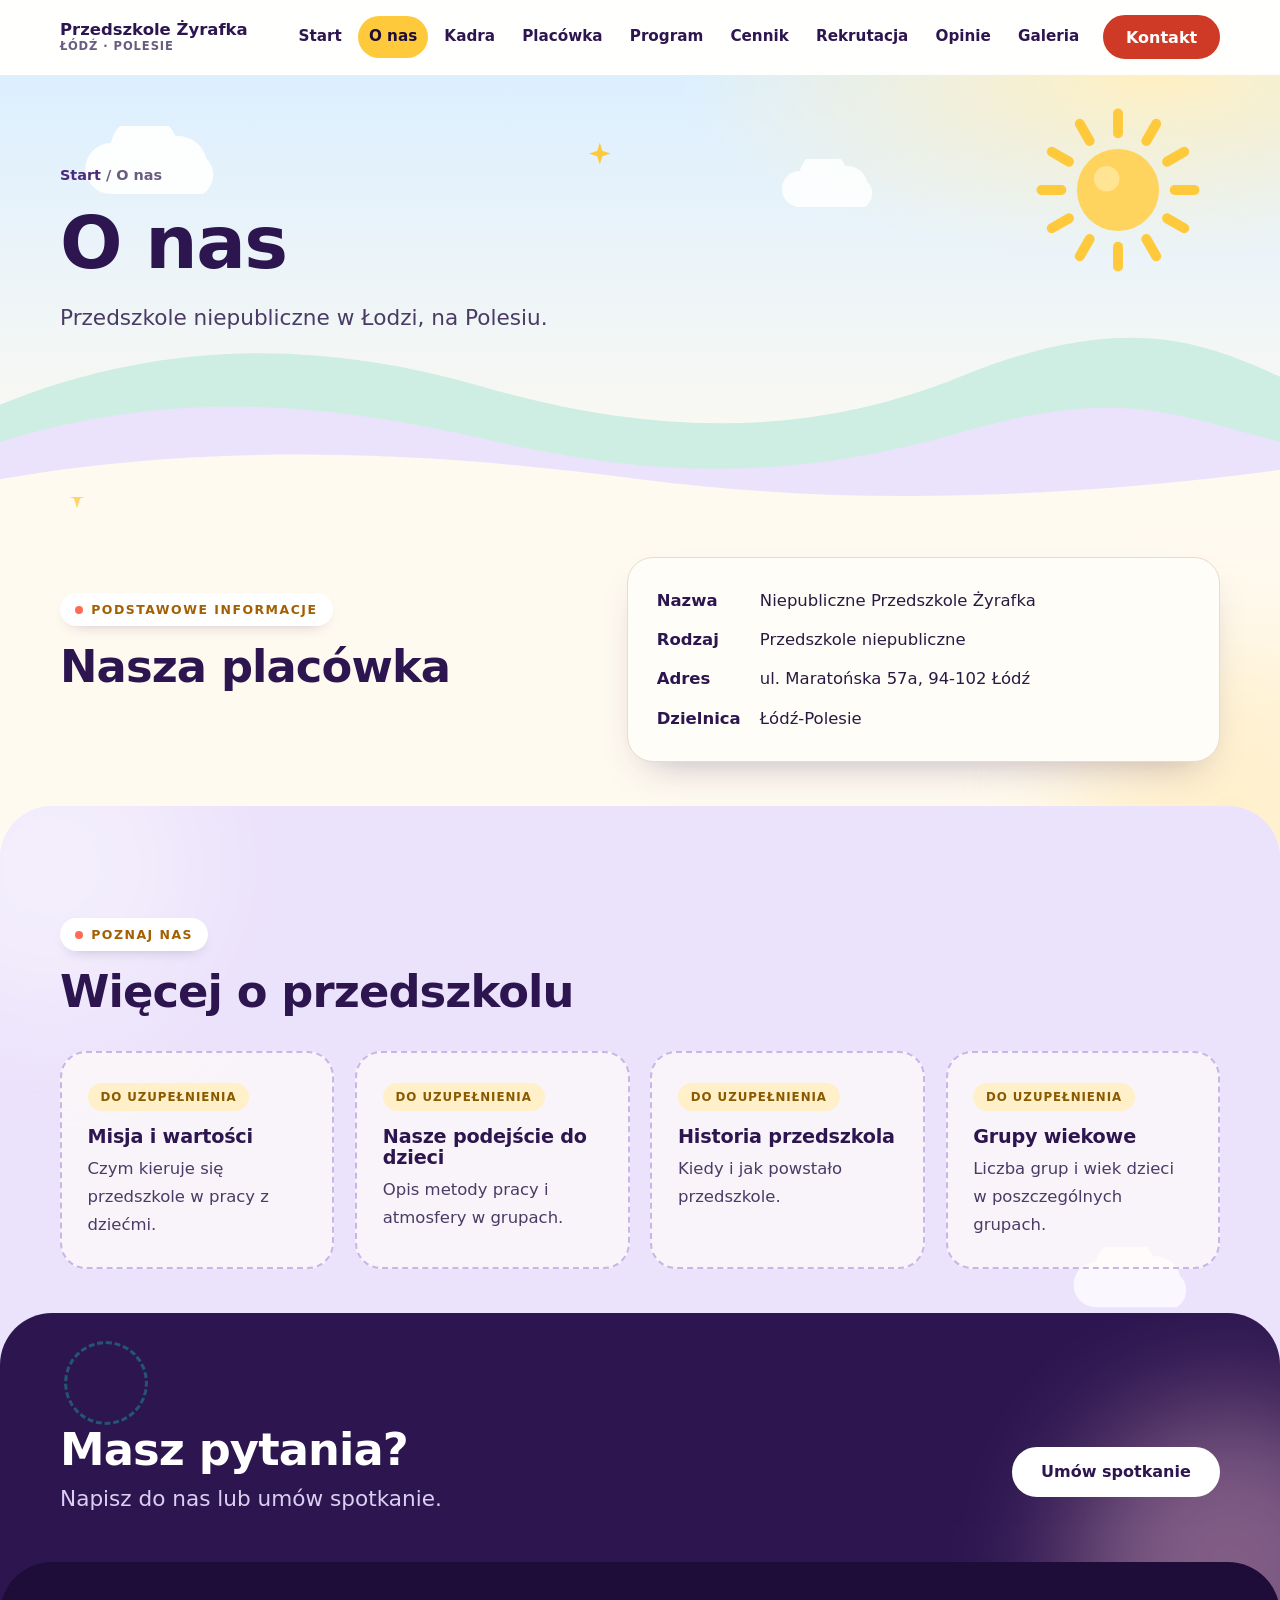
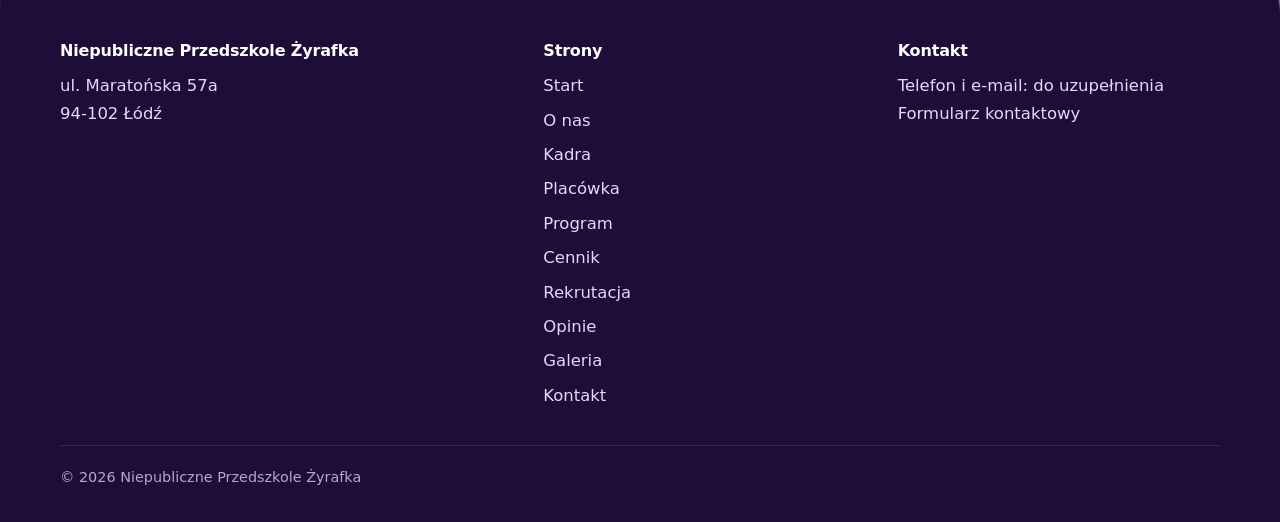
<file: o-nas/index.html>
<!DOCTYPE html>
<html lang="pl">
<head>
  <meta charset="utf-8">
  <meta name="viewport" content="width=device-width, initial-scale=1">
  <title>O nas – Niepubliczne Przedszkole Żyrafka</title>
  <meta name="description" content="Informacje o Niepublicznym Przedszkolu Żyrafka w Łodzi na Polesiu, ul. Maratońska 57a.">
  <meta name="theme-color" content="#fffaf0">
  <!-- TODO: po ustaleniu domeny dodaj <link rel="canonical" href="https://TWOJA-DOMENA.pl/o-nas/"> oraz og:url / og:image -->
  <meta property="og:type" content="website"><meta property="og:locale" content="pl_PL">
  <meta property="og:title" content="O nas – Niepubliczne Przedszkole Żyrafka"><meta property="og:description" content="Informacje o Niepublicznym Przedszkolu Żyrafka w Łodzi na Polesiu, ul. Maratońska 57a.">
  <meta name="twitter:card" content="summary"><meta name="twitter:title" content="O nas – Niepubliczne Przedszkole Żyrafka"><meta name="twitter:description" content="Informacje o Niepublicznym Przedszkolu Żyrafka w Łodzi na Polesiu, ul. Maratońska 57a.">
  <link rel="stylesheet" href="../css/style.css?v=f951f932">
  
</head>
<body>
  <a class="skip" href="#main">Przejdź do treści</a>
  <header class="header" id="top"><div class="wrap header__in">
    <a class="brand" href="../" aria-label="Niepubliczne Przedszkole Żyrafka – strona główna"><span>Przedszkole Żyrafka<small>Łódź · Polesie</small></span></a>
    <button class="burger" id="burger" aria-expanded="false" aria-controls="nav" aria-label="Otwórz menu"><span></span><span></span><span></span></button>
    <nav class="nav" id="nav" aria-label="Główna nawigacja"><a href="../">Start</a><a href="../o-nas/" aria-current="page">O nas</a><a href="../kadra/">Kadra</a><a href="../placowka/">Placówka</a><a href="../program/">Program</a><a href="../cennik/">Cennik</a><a href="../rekrutacja/">Rekrutacja</a><a href="../opinie/">Opinie</a><a href="../galeria/">Galeria</a><a class="btn btn--sm" href="../kontakt/">Kontakt</a></nav>
  </div></header>
  <main id="main">
<section class="phero"><div class="bg" aria-hidden="true"><div class="blob a"></div><div class="blob b"></div><svg class="d-svg sun spin" width="150" height="150" viewBox="0 0 120 120" aria-hidden="true"><g stroke="#ffc93c" stroke-width="7" stroke-linecap="round"><line x1="60" y1="6" x2="60" y2="20" transform="rotate(0 60 60)"/><line x1="60" y1="6" x2="60" y2="20" transform="rotate(30 60 60)"/><line x1="60" y1="6" x2="60" y2="20" transform="rotate(60 60 60)"/><line x1="60" y1="6" x2="60" y2="20" transform="rotate(90 60 60)"/><line x1="60" y1="6" x2="60" y2="20" transform="rotate(120 60 60)"/><line x1="60" y1="6" x2="60" y2="20" transform="rotate(150 60 60)"/><line x1="60" y1="6" x2="60" y2="20" transform="rotate(180 60 60)"/><line x1="60" y1="6" x2="60" y2="20" transform="rotate(210 60 60)"/><line x1="60" y1="6" x2="60" y2="20" transform="rotate(240 60 60)"/><line x1="60" y1="6" x2="60" y2="20" transform="rotate(270 60 60)"/><line x1="60" y1="6" x2="60" y2="20" transform="rotate(300 60 60)"/><line x1="60" y1="6" x2="60" y2="20" transform="rotate(330 60 60)"/></g><circle cx="60" cy="60" r="29" fill="#ffd45e"/><circle cx="52" cy="52" r="9" fill="#ffe7a0" opacity=".8"/></svg><svg class="d-svg cloud1 drift" width="160" height="72" viewBox="0 0 200 90" aria-hidden="true"><path fill="#fff" d="M40 80a30 30 0 010-60 40 40 0 0176-8 34 34 0 0136 26 27 27 0 01-4 42z"/></svg><svg class="d-svg cloud2 drift" width="160" height="72" viewBox="0 0 200 90" aria-hidden="true"><path fill="#fff" d="M40 80a30 30 0 010-60 40 40 0 0176-8 34 34 0 0136 26 27 27 0 01-4 42z"/></svg><i class="star s1 twinkle"></i></div><div class="wrap hero__in"><p class="crumbs reveal"><a href="../">Start</a> / O nas</p><h1 class="reveal">O nas</h1><p class="lead reveal">Przedszkole niepubliczne w Łodzi, na Polesiu.</p></div><svg class="hills" viewBox="0 0 1440 220" preserveAspectRatio="none" aria-hidden="true"><path class="h1" d="M0 120c180-70 360-70 540-20s360 60 540-10 270-40 360 0v130H0z"/><path class="h2" d="M0 160c200-60 380-40 560 0s340 40 520-10 240-20 360 10v70H0z"/><path class="h3" d="M0 200c240-40 480-30 720 0s480 20 720-10v30H0z"/></svg></section><section class="section s-cream"><div class="bg" aria-hidden="true"><div class="blob b-sun pos-br"></div><i class="acc star twinkle pos-tl"></i></div><div class="wrap"><div class="split"><div><header class="section__head reveal"><p class="eyebrow">Podstawowe informacje</p><h2>Nasza placówka</h2></header></div><div class="factbox reveal"><dl><dt>Nazwa</dt><dd>Niepubliczne Przedszkole Żyrafka</dd><dt>Rodzaj</dt><dd>Przedszkole niepubliczne</dd><dt>Adres</dt><dd>ul. Maratońska 57a, 94-102 Łódź</dd><dt>Dzielnica</dt><dd>Łódź-Polesie</dd></dl></div></div></div></section><section class="section s-lilac"><div class="bg" aria-hidden="true"><div class="blob b-white pos-tl"></div><svg class="acc d-svg drift pos-br" width="150" height="68" viewBox="0 0 200 90" aria-hidden="true"><path fill="#fff" d="M40 80a30 30 0 010-60 40 40 0 0176-8 34 34 0 0136 26 27 27 0 01-4 42z"/></svg></div><div class="wrap"><header class="section__head reveal"><p class="eyebrow">Poznaj nas</p><h2>Więcej o przedszkolu</h2></header><div class="tiles" data-stagger><article class="tile tile--todo reveal"><span class="badge">Do uzupełnienia</span><h3>Misja i wartości</h3><p>Czym kieruje się przedszkole w pracy z dziećmi.</p></article><article class="tile tile--todo reveal"><span class="badge">Do uzupełnienia</span><h3>Nasze podejście do dzieci</h3><p>Opis metody pracy i atmosfery w grupach.</p></article><article class="tile tile--todo reveal"><span class="badge">Do uzupełnienia</span><h3>Historia przedszkola</h3><p>Kiedy i jak powstało przedszkole.</p></article><article class="tile tile--todo reveal"><span class="badge">Do uzupełnienia</span><h3>Grupy wiekowe</h3><p>Liczba grup i wiek dzieci w poszczególnych grupach.</p></article></div></div></section><section class="section s-plum"><div class="bg" aria-hidden="true"><div class="blob b-pink pos-br"></div><div class="acc ring float b pos-tl"></div></div><div class="wrap"><div class="cta reveal"><div><h2>Masz pytania?</h2><p class="lead" style="margin:.4rem 0 0">Napisz do nas lub umów spotkanie.</p></div><a class="btn" href="../kontakt/">Umów spotkanie</a></div></div></section>
  </main>
  <footer class="footer"><div class="wrap">
    <div class="footer__grid">
      <div><h3>Niepubliczne Przedszkole Żyrafka</h3><p>ul. Maratońska 57a<br>94-102 Łódź</p></div>
      <div><h3>Strony</h3><ul><li><a href="../">Start</a></li><li><a href="../o-nas/">O nas</a></li><li><a href="../kadra/">Kadra</a></li><li><a href="../placowka/">Placówka</a></li><li><a href="../program/">Program</a></li><li><a href="../cennik/">Cennik</a></li><li><a href="../rekrutacja/">Rekrutacja</a></li><li><a href="../opinie/">Opinie</a></li><li><a href="../galeria/">Galeria</a></li><li><a href="../kontakt/">Kontakt</a></li></ul></div>
      <div><h3>Kontakt</h3><p>Telefon i e-mail: do uzupełnienia<br><a href="../kontakt/">Formularz kontaktowy</a></p></div>
    </div>
    <p class="footer__bar">© <span id="year">2026</span> Niepubliczne Przedszkole Żyrafka</p>
  </div></footer>
  <script src="../js/main.js?v=f951f932" defer></script>
</body>
</html>
</file>
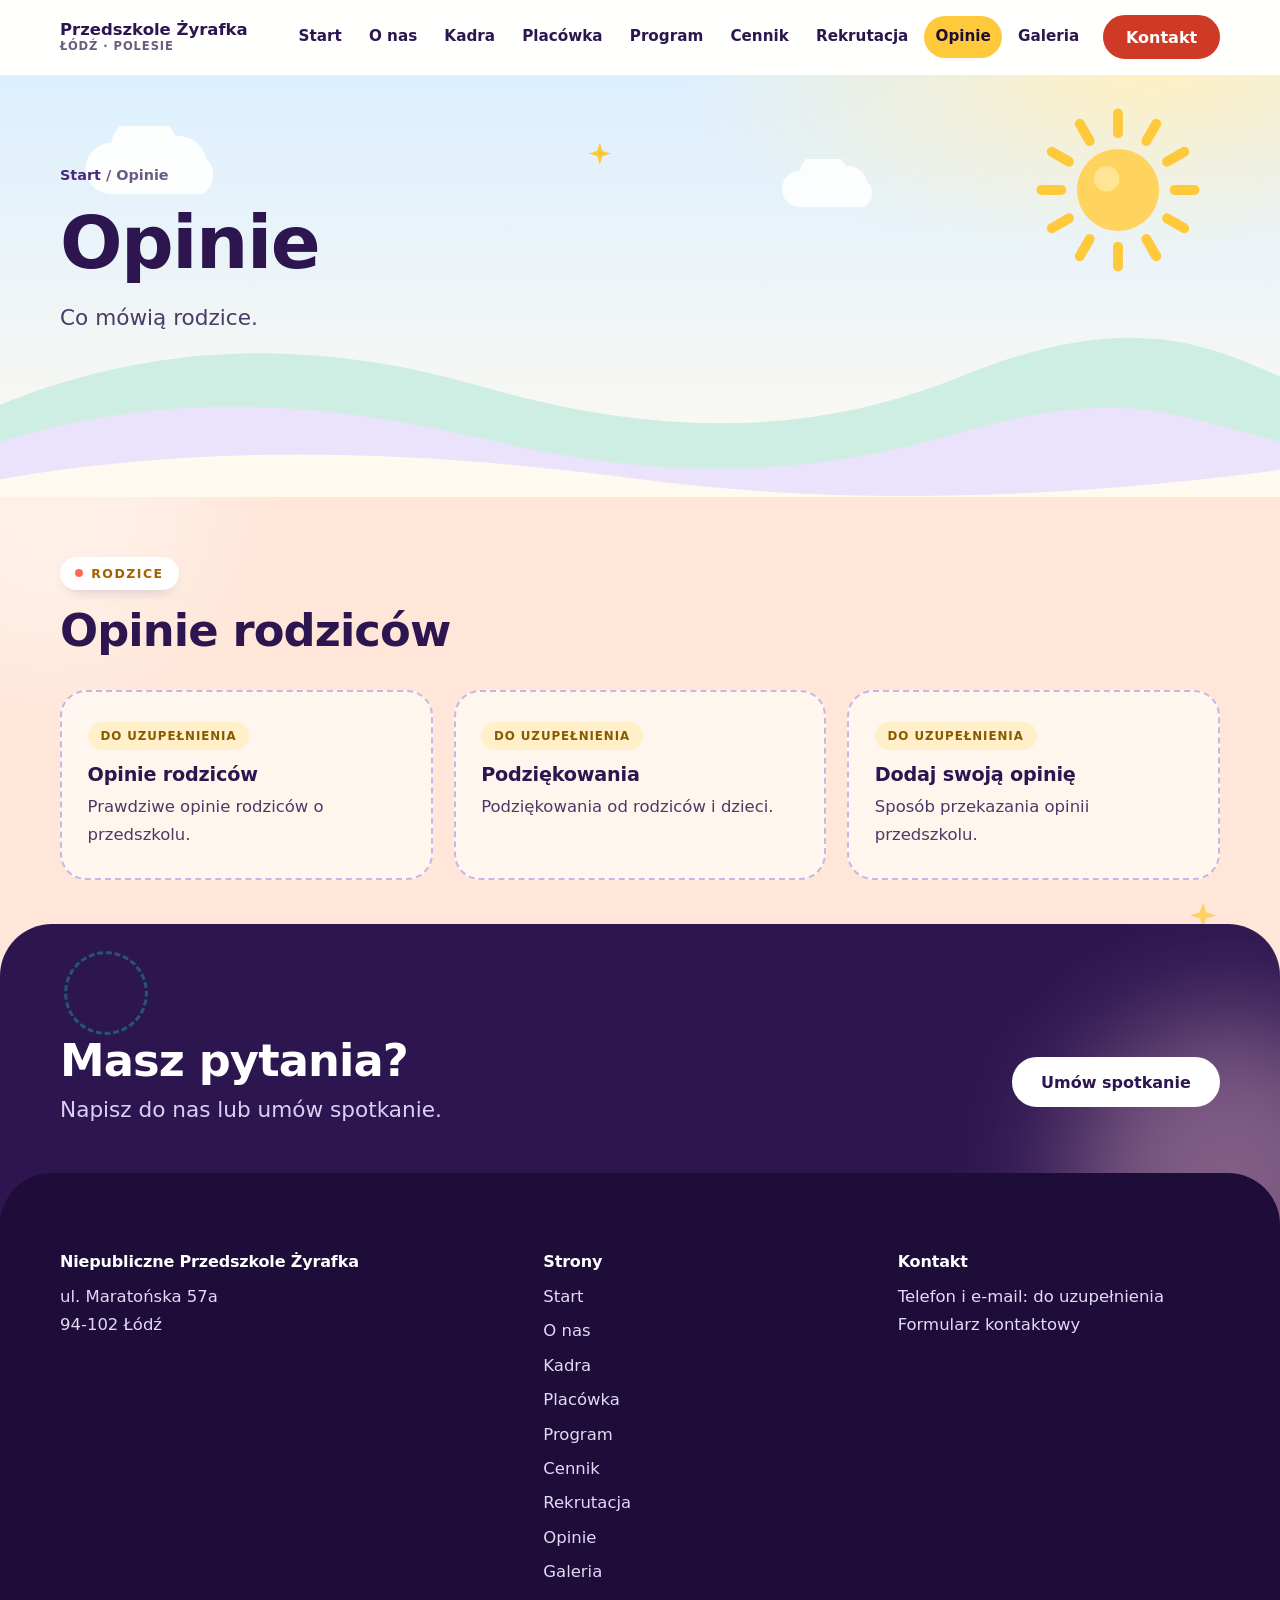
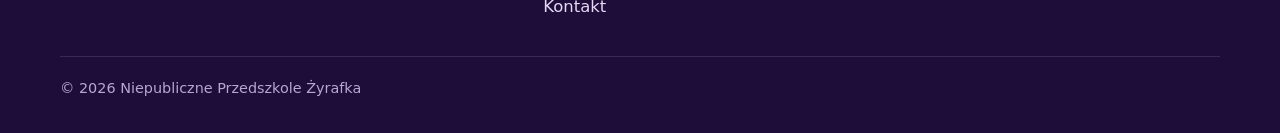
<file: opinie/index.html>
<!DOCTYPE html>
<html lang="pl">
<head>
  <meta charset="utf-8">
  <meta name="viewport" content="width=device-width, initial-scale=1">
  <title>Opinie – Niepubliczne Przedszkole Żyrafka</title>
  <meta name="description" content="Opinie – Niepubliczne Przedszkole Żyrafka, Łódź, ul. Maratońska 57a.">
  <meta name="robots" content="noindex, follow">
  <meta name="theme-color" content="#fffaf0">
  <!-- TODO: po ustaleniu domeny dodaj <link rel="canonical" href="https://TWOJA-DOMENA.pl/opinie/"> oraz og:url / og:image -->
  <meta property="og:type" content="website"><meta property="og:locale" content="pl_PL">
  <meta property="og:title" content="Opinie – Niepubliczne Przedszkole Żyrafka"><meta property="og:description" content="Opinie – Niepubliczne Przedszkole Żyrafka, Łódź, ul. Maratońska 57a.">
  <meta name="twitter:card" content="summary"><meta name="twitter:title" content="Opinie – Niepubliczne Przedszkole Żyrafka"><meta name="twitter:description" content="Opinie – Niepubliczne Przedszkole Żyrafka, Łódź, ul. Maratońska 57a.">
  <link rel="stylesheet" href="../css/style.css?v=f951f932">
  
</head>
<body>
  <a class="skip" href="#main">Przejdź do treści</a>
  <header class="header" id="top"><div class="wrap header__in">
    <a class="brand" href="../" aria-label="Niepubliczne Przedszkole Żyrafka – strona główna"><span>Przedszkole Żyrafka<small>Łódź · Polesie</small></span></a>
    <button class="burger" id="burger" aria-expanded="false" aria-controls="nav" aria-label="Otwórz menu"><span></span><span></span><span></span></button>
    <nav class="nav" id="nav" aria-label="Główna nawigacja"><a href="../">Start</a><a href="../o-nas/">O nas</a><a href="../kadra/">Kadra</a><a href="../placowka/">Placówka</a><a href="../program/">Program</a><a href="../cennik/">Cennik</a><a href="../rekrutacja/">Rekrutacja</a><a href="../opinie/" aria-current="page">Opinie</a><a href="../galeria/">Galeria</a><a class="btn btn--sm" href="../kontakt/">Kontakt</a></nav>
  </div></header>
  <main id="main">
<section class="phero"><div class="bg" aria-hidden="true"><div class="blob a"></div><div class="blob b"></div><svg class="d-svg sun spin" width="150" height="150" viewBox="0 0 120 120" aria-hidden="true"><g stroke="#ffc93c" stroke-width="7" stroke-linecap="round"><line x1="60" y1="6" x2="60" y2="20" transform="rotate(0 60 60)"/><line x1="60" y1="6" x2="60" y2="20" transform="rotate(30 60 60)"/><line x1="60" y1="6" x2="60" y2="20" transform="rotate(60 60 60)"/><line x1="60" y1="6" x2="60" y2="20" transform="rotate(90 60 60)"/><line x1="60" y1="6" x2="60" y2="20" transform="rotate(120 60 60)"/><line x1="60" y1="6" x2="60" y2="20" transform="rotate(150 60 60)"/><line x1="60" y1="6" x2="60" y2="20" transform="rotate(180 60 60)"/><line x1="60" y1="6" x2="60" y2="20" transform="rotate(210 60 60)"/><line x1="60" y1="6" x2="60" y2="20" transform="rotate(240 60 60)"/><line x1="60" y1="6" x2="60" y2="20" transform="rotate(270 60 60)"/><line x1="60" y1="6" x2="60" y2="20" transform="rotate(300 60 60)"/><line x1="60" y1="6" x2="60" y2="20" transform="rotate(330 60 60)"/></g><circle cx="60" cy="60" r="29" fill="#ffd45e"/><circle cx="52" cy="52" r="9" fill="#ffe7a0" opacity=".8"/></svg><svg class="d-svg cloud1 drift" width="160" height="72" viewBox="0 0 200 90" aria-hidden="true"><path fill="#fff" d="M40 80a30 30 0 010-60 40 40 0 0176-8 34 34 0 0136 26 27 27 0 01-4 42z"/></svg><svg class="d-svg cloud2 drift" width="160" height="72" viewBox="0 0 200 90" aria-hidden="true"><path fill="#fff" d="M40 80a30 30 0 010-60 40 40 0 0176-8 34 34 0 0136 26 27 27 0 01-4 42z"/></svg><i class="star s1 twinkle"></i></div><div class="wrap hero__in"><p class="crumbs reveal"><a href="../">Start</a> / Opinie</p><h1 class="reveal">Opinie</h1><p class="lead reveal">Co mówią rodzice.</p></div><svg class="hills" viewBox="0 0 1440 220" preserveAspectRatio="none" aria-hidden="true"><path class="h1" d="M0 120c180-70 360-70 540-20s360 60 540-10 270-40 360 0v130H0z"/><path class="h2" d="M0 160c200-60 380-40 560 0s340 40 520-10 240-20 360 10v70H0z"/><path class="h3" d="M0 200c240-40 480-30 720 0s480 20 720-10v30H0z"/></svg></section><section class="section s-peach"><div class="bg" aria-hidden="true"><div class="blob b-white pos-tl"></div><i class="acc star twinkle pos-br"></i></div><div class="wrap"><header class="section__head reveal"><p class="eyebrow">Rodzice</p><h2>Opinie rodziców</h2></header><div class="tiles" data-stagger><article class="tile tile--todo reveal"><span class="badge">Do uzupełnienia</span><h3>Opinie rodziców</h3><p>Prawdziwe opinie rodziców o przedszkolu.</p></article><article class="tile tile--todo reveal"><span class="badge">Do uzupełnienia</span><h3>Podziękowania</h3><p>Podziękowania od rodziców i dzieci.</p></article><article class="tile tile--todo reveal"><span class="badge">Do uzupełnienia</span><h3>Dodaj swoją opinię</h3><p>Sposób przekazania opinii przedszkolu.</p></article></div></div></section><section class="section s-plum"><div class="bg" aria-hidden="true"><div class="blob b-pink pos-br"></div><div class="acc ring float b pos-tl"></div></div><div class="wrap"><div class="cta reveal"><div><h2>Masz pytania?</h2><p class="lead" style="margin:.4rem 0 0">Napisz do nas lub umów spotkanie.</p></div><a class="btn" href="../kontakt/">Umów spotkanie</a></div></div></section>
  </main>
  <footer class="footer"><div class="wrap">
    <div class="footer__grid">
      <div><h3>Niepubliczne Przedszkole Żyrafka</h3><p>ul. Maratońska 57a<br>94-102 Łódź</p></div>
      <div><h3>Strony</h3><ul><li><a href="../">Start</a></li><li><a href="../o-nas/">O nas</a></li><li><a href="../kadra/">Kadra</a></li><li><a href="../placowka/">Placówka</a></li><li><a href="../program/">Program</a></li><li><a href="../cennik/">Cennik</a></li><li><a href="../rekrutacja/">Rekrutacja</a></li><li><a href="../opinie/">Opinie</a></li><li><a href="../galeria/">Galeria</a></li><li><a href="../kontakt/">Kontakt</a></li></ul></div>
      <div><h3>Kontakt</h3><p>Telefon i e-mail: do uzupełnienia<br><a href="../kontakt/">Formularz kontaktowy</a></p></div>
    </div>
    <p class="footer__bar">© <span id="year">2026</span> Niepubliczne Przedszkole Żyrafka</p>
  </div></footer>
  <script src="../js/main.js?v=f951f932" defer></script>
</body>
</html>
</file>
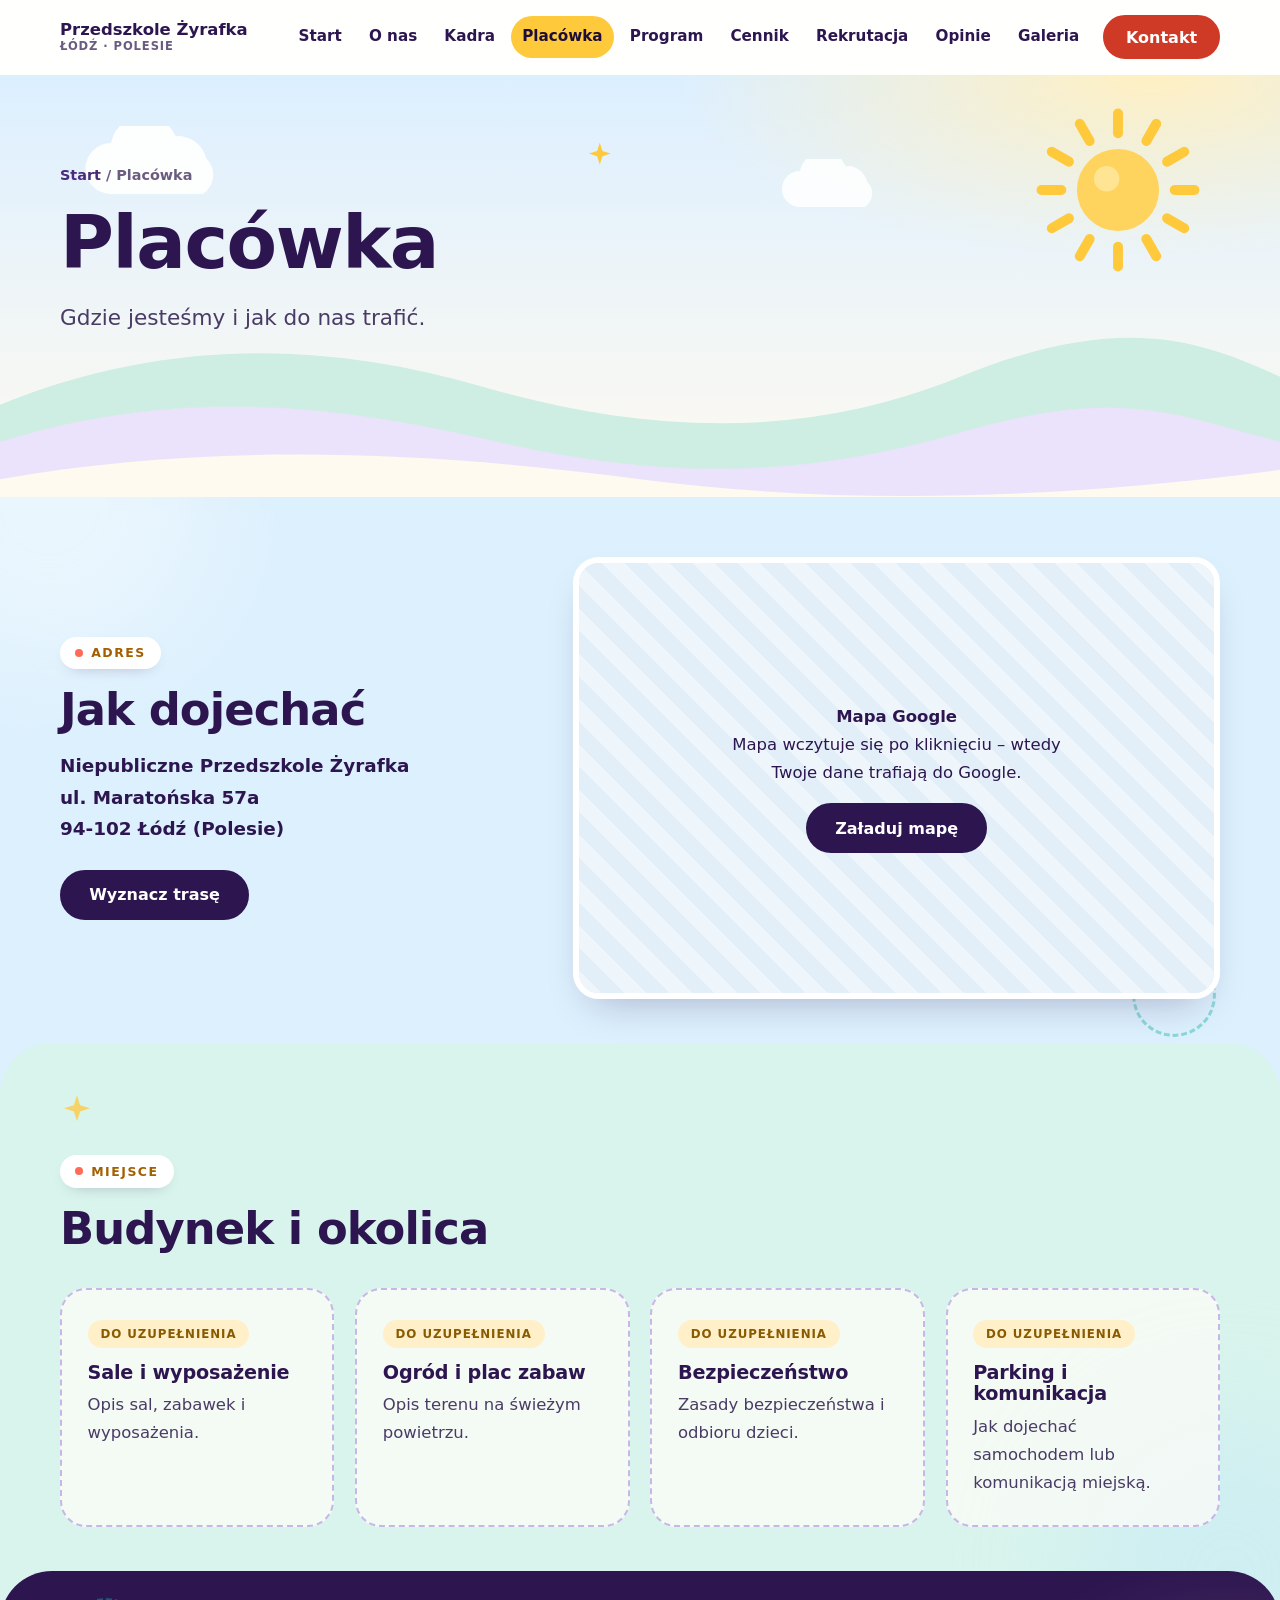
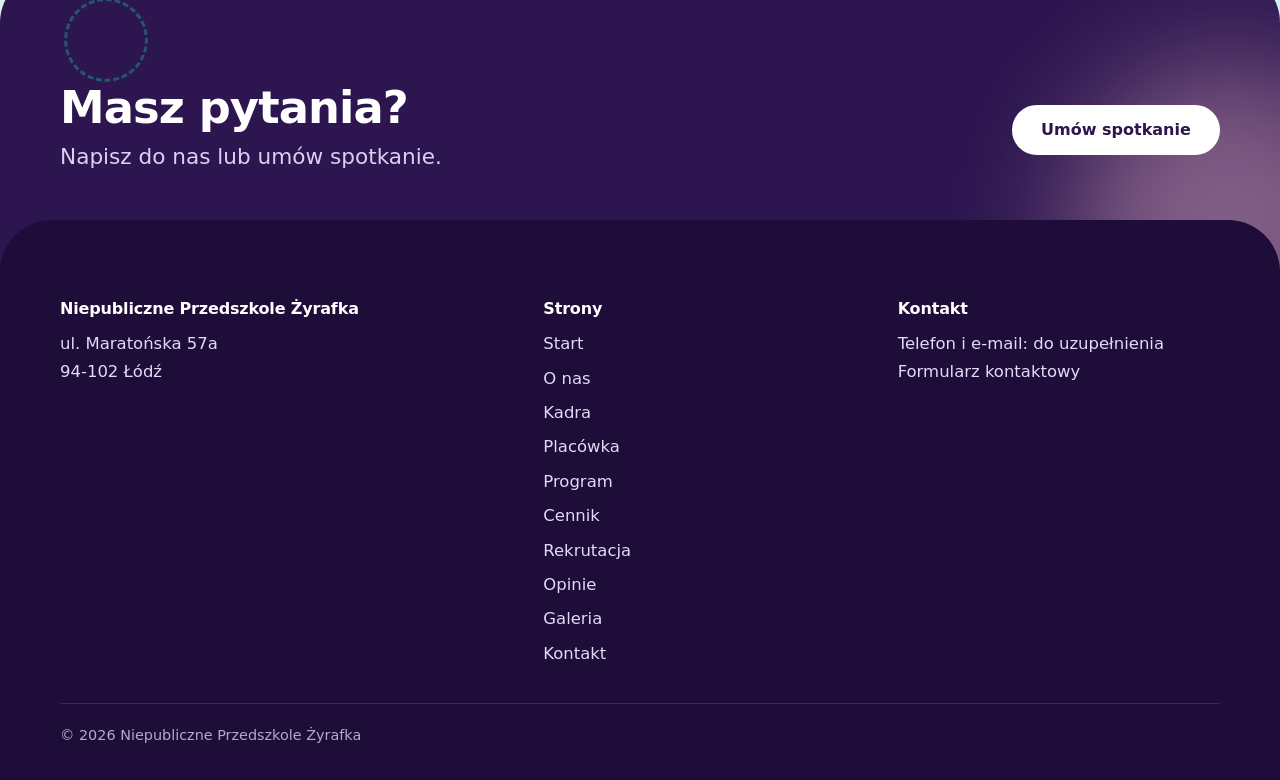
<file: placowka/index.html>
<!DOCTYPE html>
<html lang="pl">
<head>
  <meta charset="utf-8">
  <meta name="viewport" content="width=device-width, initial-scale=1">
  <title>Placówka – Niepubliczne Przedszkole Żyrafka</title>
  <meta name="description" content="Adres, lokalizacja i dojazd do Niepublicznego Przedszkola Żyrafka, ul. Maratońska 57a, Łódź.">
  <meta name="theme-color" content="#fffaf0">
  <!-- TODO: po ustaleniu domeny dodaj <link rel="canonical" href="https://TWOJA-DOMENA.pl/placowka/"> oraz og:url / og:image -->
  <meta property="og:type" content="website"><meta property="og:locale" content="pl_PL">
  <meta property="og:title" content="Placówka – Niepubliczne Przedszkole Żyrafka"><meta property="og:description" content="Adres, lokalizacja i dojazd do Niepublicznego Przedszkola Żyrafka, ul. Maratońska 57a, Łódź.">
  <meta name="twitter:card" content="summary"><meta name="twitter:title" content="Placówka – Niepubliczne Przedszkole Żyrafka"><meta name="twitter:description" content="Adres, lokalizacja i dojazd do Niepublicznego Przedszkola Żyrafka, ul. Maratońska 57a, Łódź.">
  <link rel="stylesheet" href="../css/style.css?v=f951f932">
  
</head>
<body>
  <a class="skip" href="#main">Przejdź do treści</a>
  <header class="header" id="top"><div class="wrap header__in">
    <a class="brand" href="../" aria-label="Niepubliczne Przedszkole Żyrafka – strona główna"><span>Przedszkole Żyrafka<small>Łódź · Polesie</small></span></a>
    <button class="burger" id="burger" aria-expanded="false" aria-controls="nav" aria-label="Otwórz menu"><span></span><span></span><span></span></button>
    <nav class="nav" id="nav" aria-label="Główna nawigacja"><a href="../">Start</a><a href="../o-nas/">O nas</a><a href="../kadra/">Kadra</a><a href="../placowka/" aria-current="page">Placówka</a><a href="../program/">Program</a><a href="../cennik/">Cennik</a><a href="../rekrutacja/">Rekrutacja</a><a href="../opinie/">Opinie</a><a href="../galeria/">Galeria</a><a class="btn btn--sm" href="../kontakt/">Kontakt</a></nav>
  </div></header>
  <main id="main">
<section class="phero"><div class="bg" aria-hidden="true"><div class="blob a"></div><div class="blob b"></div><svg class="d-svg sun spin" width="150" height="150" viewBox="0 0 120 120" aria-hidden="true"><g stroke="#ffc93c" stroke-width="7" stroke-linecap="round"><line x1="60" y1="6" x2="60" y2="20" transform="rotate(0 60 60)"/><line x1="60" y1="6" x2="60" y2="20" transform="rotate(30 60 60)"/><line x1="60" y1="6" x2="60" y2="20" transform="rotate(60 60 60)"/><line x1="60" y1="6" x2="60" y2="20" transform="rotate(90 60 60)"/><line x1="60" y1="6" x2="60" y2="20" transform="rotate(120 60 60)"/><line x1="60" y1="6" x2="60" y2="20" transform="rotate(150 60 60)"/><line x1="60" y1="6" x2="60" y2="20" transform="rotate(180 60 60)"/><line x1="60" y1="6" x2="60" y2="20" transform="rotate(210 60 60)"/><line x1="60" y1="6" x2="60" y2="20" transform="rotate(240 60 60)"/><line x1="60" y1="6" x2="60" y2="20" transform="rotate(270 60 60)"/><line x1="60" y1="6" x2="60" y2="20" transform="rotate(300 60 60)"/><line x1="60" y1="6" x2="60" y2="20" transform="rotate(330 60 60)"/></g><circle cx="60" cy="60" r="29" fill="#ffd45e"/><circle cx="52" cy="52" r="9" fill="#ffe7a0" opacity=".8"/></svg><svg class="d-svg cloud1 drift" width="160" height="72" viewBox="0 0 200 90" aria-hidden="true"><path fill="#fff" d="M40 80a30 30 0 010-60 40 40 0 0176-8 34 34 0 0136 26 27 27 0 01-4 42z"/></svg><svg class="d-svg cloud2 drift" width="160" height="72" viewBox="0 0 200 90" aria-hidden="true"><path fill="#fff" d="M40 80a30 30 0 010-60 40 40 0 0176-8 34 34 0 0136 26 27 27 0 01-4 42z"/></svg><i class="star s1 twinkle"></i></div><div class="wrap hero__in"><p class="crumbs reveal"><a href="../">Start</a> / Placówka</p><h1 class="reveal">Placówka</h1><p class="lead reveal">Gdzie jesteśmy i jak do nas trafić.</p></div><svg class="hills" viewBox="0 0 1440 220" preserveAspectRatio="none" aria-hidden="true"><path class="h1" d="M0 120c180-70 360-70 540-20s360 60 540-10 270-40 360 0v130H0z"/><path class="h2" d="M0 160c200-60 380-40 560 0s340 40 520-10 240-20 360 10v70H0z"/><path class="h3" d="M0 200c240-40 480-30 720 0s480 20 720-10v30H0z"/></svg></section><section class="section s-sky"><div class="bg" aria-hidden="true"><div class="blob b-white pos-tl"></div><div class="acc ring float b pos-br"></div></div><div class="wrap"><div class="loc"><div class="reveal"><p class="eyebrow">Adres</p><h2>Jak dojechać</h2><address>Niepubliczne Przedszkole Żyrafka<br>ul. Maratońska 57a<br>94-102 Łódź (Polesie)</address><a class="btn btn--dark" target="_blank" rel="noopener" href="https://www.google.com/maps/dir/?api=1&amp;destination=Marato%C5%84ska+57a%2C+94-102+%C5%81%C3%B3d%C5%BA">Wyznacz trasę<span class="sr"> (nowa karta)</span></a></div><div class="loc__map reveal" data-map="https://www.google.com/maps?q=Marato%C5%84ska+57a%2C+94-102+%C5%81%C3%B3d%C5%BA&amp;output=embed"><div class="map-ph"><p><strong>Mapa Google</strong><br>Mapa wczytuje się po kliknięciu – wtedy Twoje dane trafiają do Google.</p><button class="btn btn--dark" type="button" data-map-btn>Załaduj mapę</button></div></div></div></div></section><section class="section s-mint"><div class="bg" aria-hidden="true"><div class="blob b-sky pos-br"></div><i class="acc star twinkle pos-tl"></i></div><div class="wrap"><header class="section__head reveal"><p class="eyebrow">Miejsce</p><h2>Budynek i okolica</h2></header><div class="tiles" data-stagger><article class="tile tile--todo reveal"><span class="badge">Do uzupełnienia</span><h3>Sale i wyposażenie</h3><p>Opis sal, zabawek i wyposażenia.</p></article><article class="tile tile--todo reveal"><span class="badge">Do uzupełnienia</span><h3>Ogród i plac zabaw</h3><p>Opis terenu na świeżym powietrzu.</p></article><article class="tile tile--todo reveal"><span class="badge">Do uzupełnienia</span><h3>Bezpieczeństwo</h3><p>Zasady bezpieczeństwa i odbioru dzieci.</p></article><article class="tile tile--todo reveal"><span class="badge">Do uzupełnienia</span><h3>Parking i komunikacja</h3><p>Jak dojechać samochodem lub komunikacją miejską.</p></article></div></div></section><section class="section s-plum"><div class="bg" aria-hidden="true"><div class="blob b-pink pos-br"></div><div class="acc ring float b pos-tl"></div></div><div class="wrap"><div class="cta reveal"><div><h2>Masz pytania?</h2><p class="lead" style="margin:.4rem 0 0">Napisz do nas lub umów spotkanie.</p></div><a class="btn" href="../kontakt/">Umów spotkanie</a></div></div></section>
  </main>
  <footer class="footer"><div class="wrap">
    <div class="footer__grid">
      <div><h3>Niepubliczne Przedszkole Żyrafka</h3><p>ul. Maratońska 57a<br>94-102 Łódź</p></div>
      <div><h3>Strony</h3><ul><li><a href="../">Start</a></li><li><a href="../o-nas/">O nas</a></li><li><a href="../kadra/">Kadra</a></li><li><a href="../placowka/">Placówka</a></li><li><a href="../program/">Program</a></li><li><a href="../cennik/">Cennik</a></li><li><a href="../rekrutacja/">Rekrutacja</a></li><li><a href="../opinie/">Opinie</a></li><li><a href="../galeria/">Galeria</a></li><li><a href="../kontakt/">Kontakt</a></li></ul></div>
      <div><h3>Kontakt</h3><p>Telefon i e-mail: do uzupełnienia<br><a href="../kontakt/">Formularz kontaktowy</a></p></div>
    </div>
    <p class="footer__bar">© <span id="year">2026</span> Niepubliczne Przedszkole Żyrafka</p>
  </div></footer>
  <script src="../js/main.js?v=f951f932" defer></script>
</body>
</html>
</file>
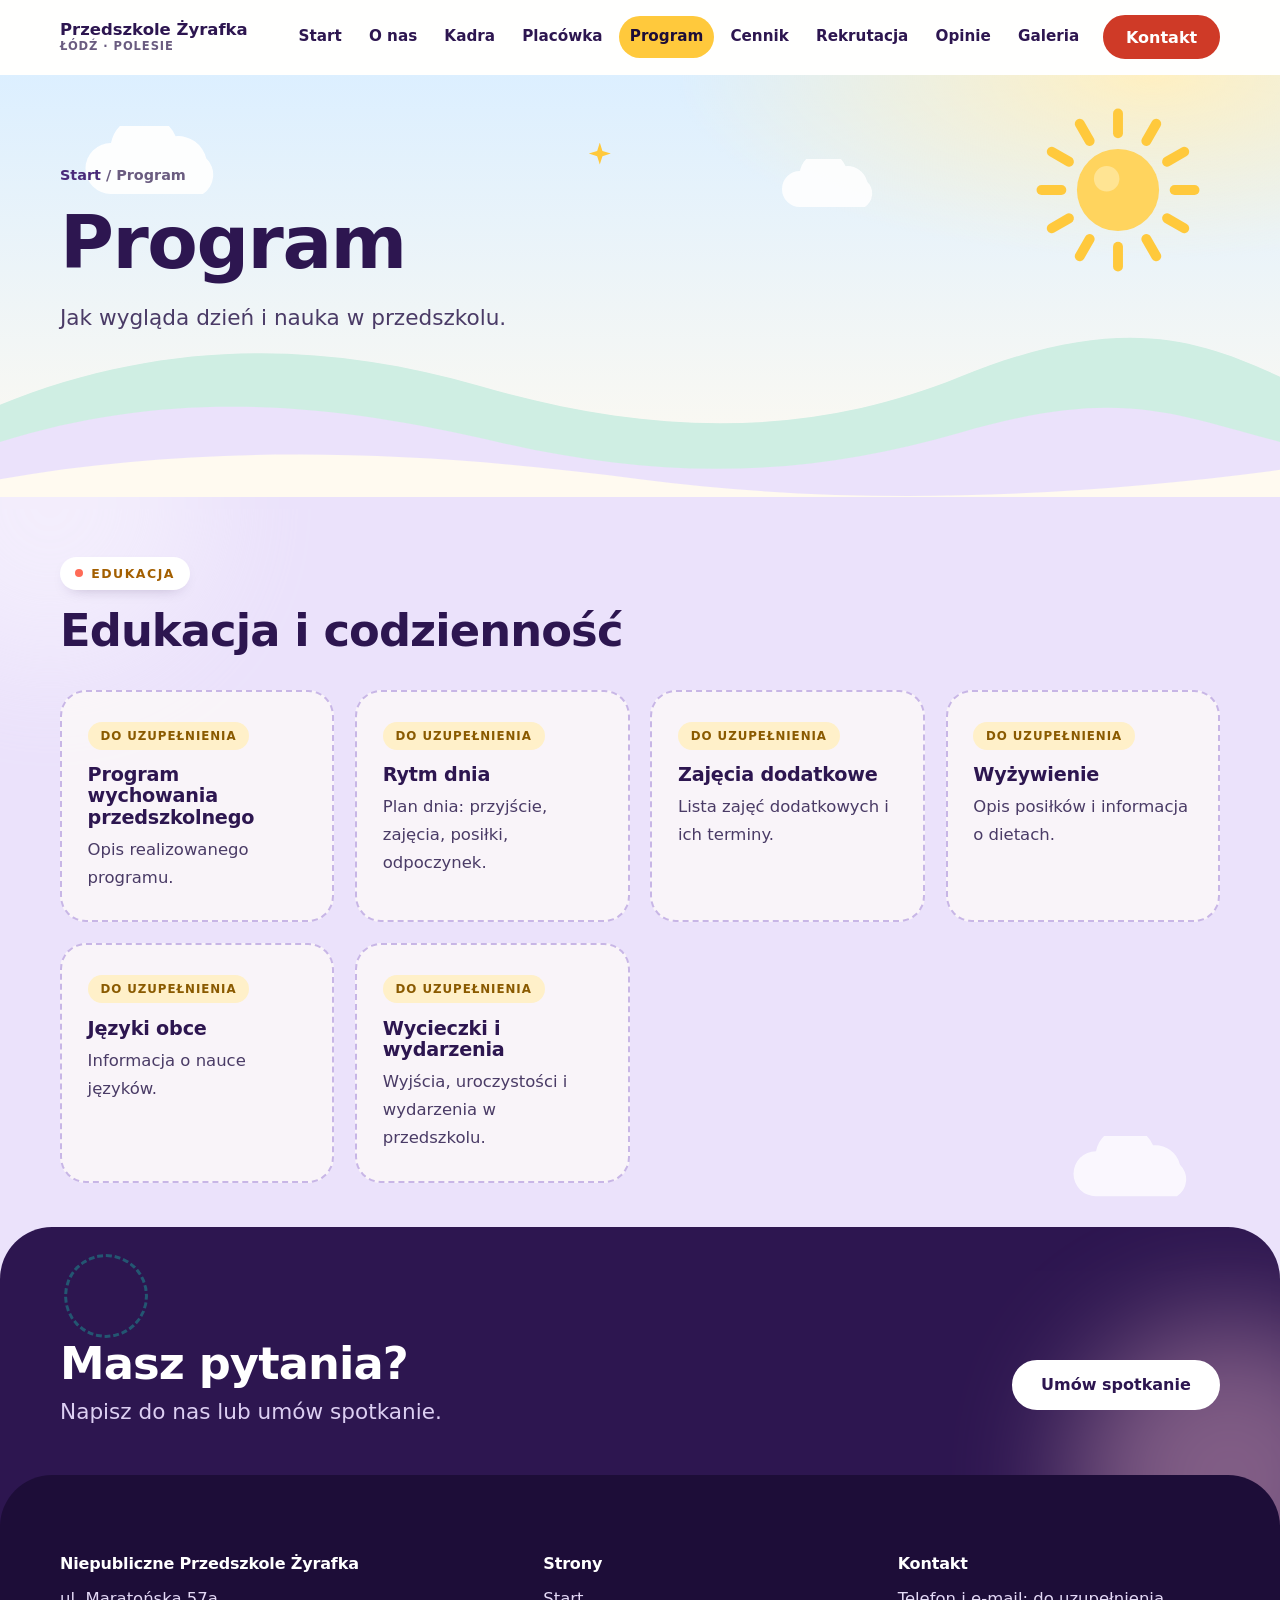
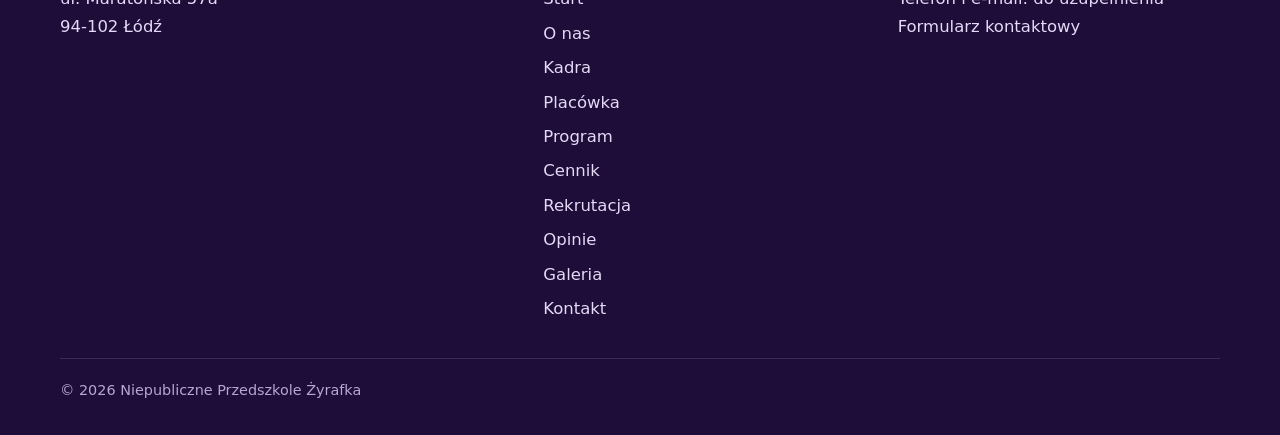
<file: program/index.html>
<!DOCTYPE html>
<html lang="pl">
<head>
  <meta charset="utf-8">
  <meta name="viewport" content="width=device-width, initial-scale=1">
  <title>Program – Niepubliczne Przedszkole Żyrafka</title>
  <meta name="description" content="Program – Niepubliczne Przedszkole Żyrafka, Łódź, ul. Maratońska 57a.">
  <meta name="robots" content="noindex, follow">
  <meta name="theme-color" content="#fffaf0">
  <!-- TODO: po ustaleniu domeny dodaj <link rel="canonical" href="https://TWOJA-DOMENA.pl/program/"> oraz og:url / og:image -->
  <meta property="og:type" content="website"><meta property="og:locale" content="pl_PL">
  <meta property="og:title" content="Program – Niepubliczne Przedszkole Żyrafka"><meta property="og:description" content="Program – Niepubliczne Przedszkole Żyrafka, Łódź, ul. Maratońska 57a.">
  <meta name="twitter:card" content="summary"><meta name="twitter:title" content="Program – Niepubliczne Przedszkole Żyrafka"><meta name="twitter:description" content="Program – Niepubliczne Przedszkole Żyrafka, Łódź, ul. Maratońska 57a.">
  <link rel="stylesheet" href="../css/style.css?v=f951f932">
  
</head>
<body>
  <a class="skip" href="#main">Przejdź do treści</a>
  <header class="header" id="top"><div class="wrap header__in">
    <a class="brand" href="../" aria-label="Niepubliczne Przedszkole Żyrafka – strona główna"><span>Przedszkole Żyrafka<small>Łódź · Polesie</small></span></a>
    <button class="burger" id="burger" aria-expanded="false" aria-controls="nav" aria-label="Otwórz menu"><span></span><span></span><span></span></button>
    <nav class="nav" id="nav" aria-label="Główna nawigacja"><a href="../">Start</a><a href="../o-nas/">O nas</a><a href="../kadra/">Kadra</a><a href="../placowka/">Placówka</a><a href="../program/" aria-current="page">Program</a><a href="../cennik/">Cennik</a><a href="../rekrutacja/">Rekrutacja</a><a href="../opinie/">Opinie</a><a href="../galeria/">Galeria</a><a class="btn btn--sm" href="../kontakt/">Kontakt</a></nav>
  </div></header>
  <main id="main">
<section class="phero"><div class="bg" aria-hidden="true"><div class="blob a"></div><div class="blob b"></div><svg class="d-svg sun spin" width="150" height="150" viewBox="0 0 120 120" aria-hidden="true"><g stroke="#ffc93c" stroke-width="7" stroke-linecap="round"><line x1="60" y1="6" x2="60" y2="20" transform="rotate(0 60 60)"/><line x1="60" y1="6" x2="60" y2="20" transform="rotate(30 60 60)"/><line x1="60" y1="6" x2="60" y2="20" transform="rotate(60 60 60)"/><line x1="60" y1="6" x2="60" y2="20" transform="rotate(90 60 60)"/><line x1="60" y1="6" x2="60" y2="20" transform="rotate(120 60 60)"/><line x1="60" y1="6" x2="60" y2="20" transform="rotate(150 60 60)"/><line x1="60" y1="6" x2="60" y2="20" transform="rotate(180 60 60)"/><line x1="60" y1="6" x2="60" y2="20" transform="rotate(210 60 60)"/><line x1="60" y1="6" x2="60" y2="20" transform="rotate(240 60 60)"/><line x1="60" y1="6" x2="60" y2="20" transform="rotate(270 60 60)"/><line x1="60" y1="6" x2="60" y2="20" transform="rotate(300 60 60)"/><line x1="60" y1="6" x2="60" y2="20" transform="rotate(330 60 60)"/></g><circle cx="60" cy="60" r="29" fill="#ffd45e"/><circle cx="52" cy="52" r="9" fill="#ffe7a0" opacity=".8"/></svg><svg class="d-svg cloud1 drift" width="160" height="72" viewBox="0 0 200 90" aria-hidden="true"><path fill="#fff" d="M40 80a30 30 0 010-60 40 40 0 0176-8 34 34 0 0136 26 27 27 0 01-4 42z"/></svg><svg class="d-svg cloud2 drift" width="160" height="72" viewBox="0 0 200 90" aria-hidden="true"><path fill="#fff" d="M40 80a30 30 0 010-60 40 40 0 0176-8 34 34 0 0136 26 27 27 0 01-4 42z"/></svg><i class="star s1 twinkle"></i></div><div class="wrap hero__in"><p class="crumbs reveal"><a href="../">Start</a> / Program</p><h1 class="reveal">Program</h1><p class="lead reveal">Jak wygląda dzień i nauka w przedszkolu.</p></div><svg class="hills" viewBox="0 0 1440 220" preserveAspectRatio="none" aria-hidden="true"><path class="h1" d="M0 120c180-70 360-70 540-20s360 60 540-10 270-40 360 0v130H0z"/><path class="h2" d="M0 160c200-60 380-40 560 0s340 40 520-10 240-20 360 10v70H0z"/><path class="h3" d="M0 200c240-40 480-30 720 0s480 20 720-10v30H0z"/></svg></section><section class="section s-lilac"><div class="bg" aria-hidden="true"><div class="blob b-white pos-tl"></div><svg class="acc d-svg drift pos-br" width="150" height="68" viewBox="0 0 200 90" aria-hidden="true"><path fill="#fff" d="M40 80a30 30 0 010-60 40 40 0 0176-8 34 34 0 0136 26 27 27 0 01-4 42z"/></svg></div><div class="wrap"><header class="section__head reveal"><p class="eyebrow">Edukacja</p><h2>Edukacja i codzienność</h2></header><div class="tiles" data-stagger><article class="tile tile--todo reveal"><span class="badge">Do uzupełnienia</span><h3>Program wychowania przedszkolnego</h3><p>Opis realizowanego programu.</p></article><article class="tile tile--todo reveal"><span class="badge">Do uzupełnienia</span><h3>Rytm dnia</h3><p>Plan dnia: przyjście, zajęcia, posiłki, odpoczynek.</p></article><article class="tile tile--todo reveal"><span class="badge">Do uzupełnienia</span><h3>Zajęcia dodatkowe</h3><p>Lista zajęć dodatkowych i ich terminy.</p></article><article class="tile tile--todo reveal"><span class="badge">Do uzupełnienia</span><h3>Wyżywienie</h3><p>Opis posiłków i informacja o dietach.</p></article><article class="tile tile--todo reveal"><span class="badge">Do uzupełnienia</span><h3>Języki obce</h3><p>Informacja o nauce języków.</p></article><article class="tile tile--todo reveal"><span class="badge">Do uzupełnienia</span><h3>Wycieczki i wydarzenia</h3><p>Wyjścia, uroczystości i wydarzenia w przedszkolu.</p></article></div></div></section><section class="section s-plum"><div class="bg" aria-hidden="true"><div class="blob b-pink pos-br"></div><div class="acc ring float b pos-tl"></div></div><div class="wrap"><div class="cta reveal"><div><h2>Masz pytania?</h2><p class="lead" style="margin:.4rem 0 0">Napisz do nas lub umów spotkanie.</p></div><a class="btn" href="../kontakt/">Umów spotkanie</a></div></div></section>
  </main>
  <footer class="footer"><div class="wrap">
    <div class="footer__grid">
      <div><h3>Niepubliczne Przedszkole Żyrafka</h3><p>ul. Maratońska 57a<br>94-102 Łódź</p></div>
      <div><h3>Strony</h3><ul><li><a href="../">Start</a></li><li><a href="../o-nas/">O nas</a></li><li><a href="../kadra/">Kadra</a></li><li><a href="../placowka/">Placówka</a></li><li><a href="../program/">Program</a></li><li><a href="../cennik/">Cennik</a></li><li><a href="../rekrutacja/">Rekrutacja</a></li><li><a href="../opinie/">Opinie</a></li><li><a href="../galeria/">Galeria</a></li><li><a href="../kontakt/">Kontakt</a></li></ul></div>
      <div><h3>Kontakt</h3><p>Telefon i e-mail: do uzupełnienia<br><a href="../kontakt/">Formularz kontaktowy</a></p></div>
    </div>
    <p class="footer__bar">© <span id="year">2026</span> Niepubliczne Przedszkole Żyrafka</p>
  </div></footer>
  <script src="../js/main.js?v=f951f932" defer></script>
</body>
</html>
</file>
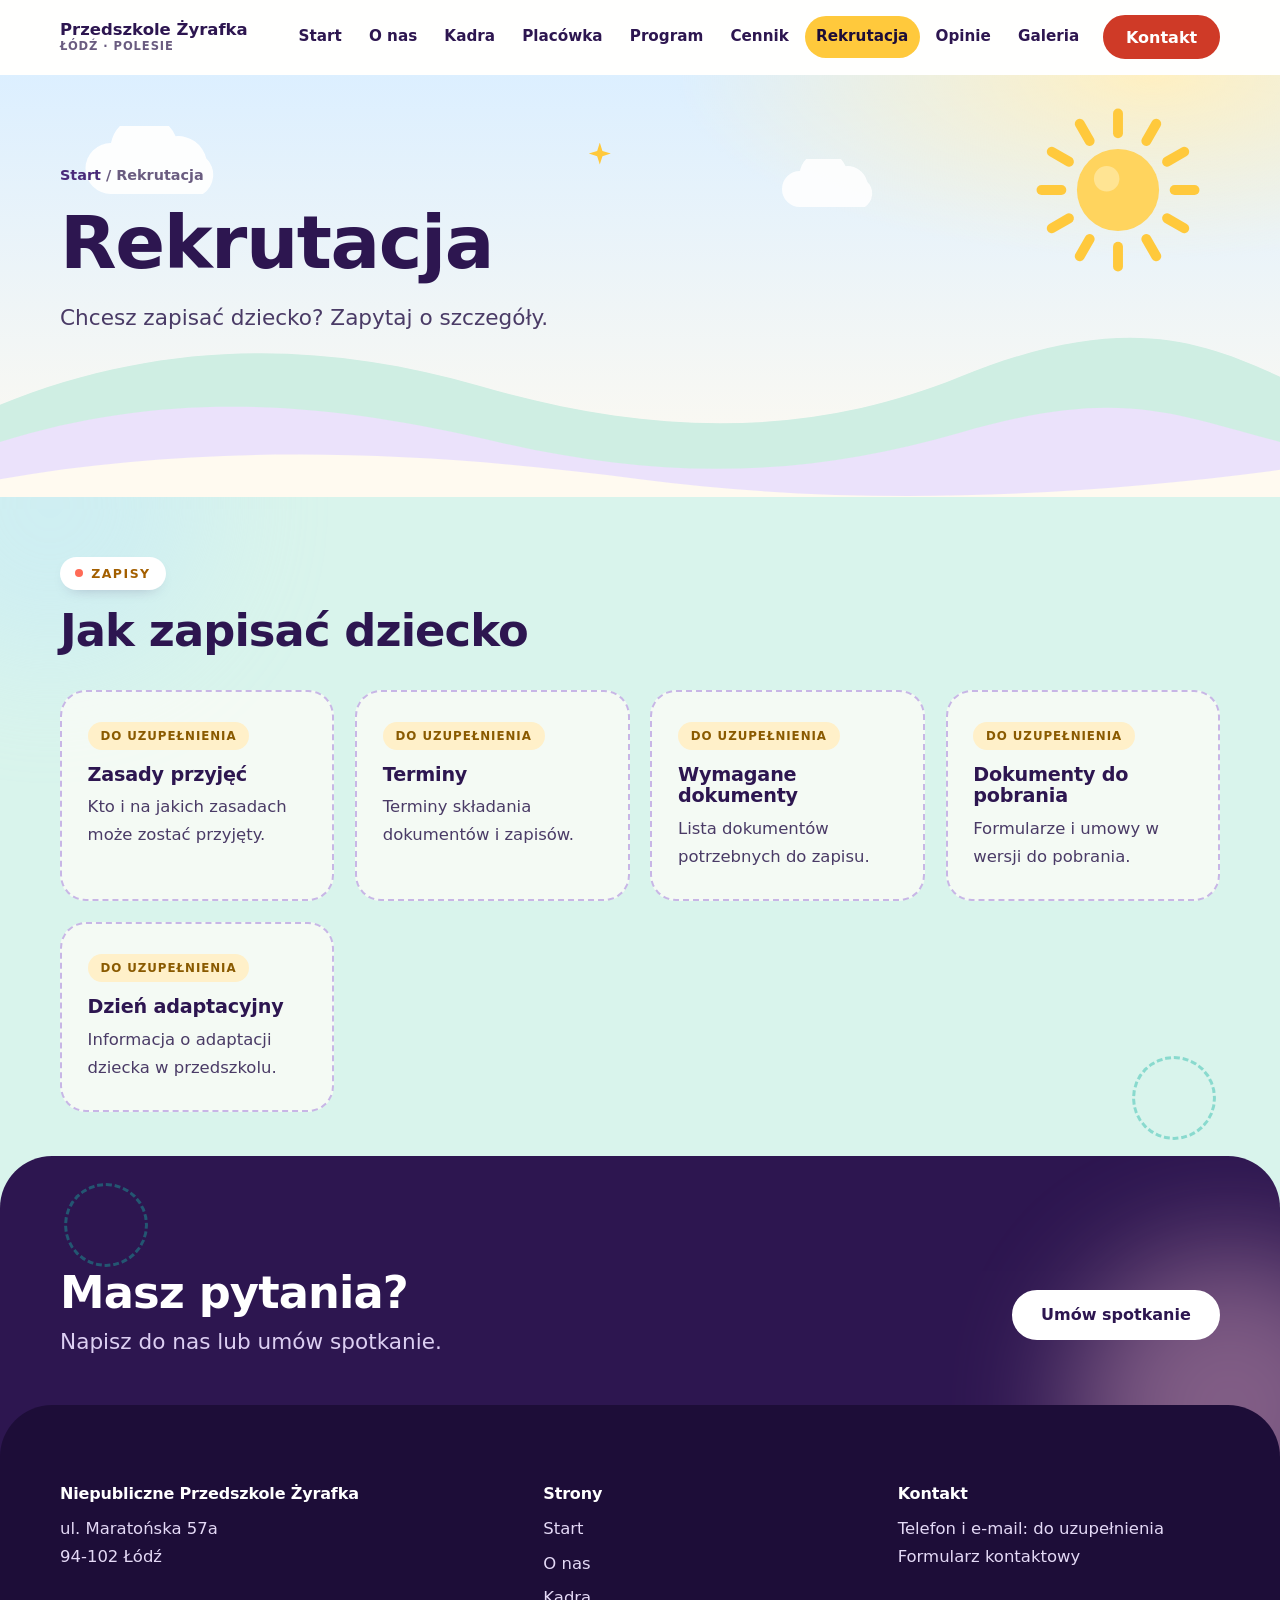
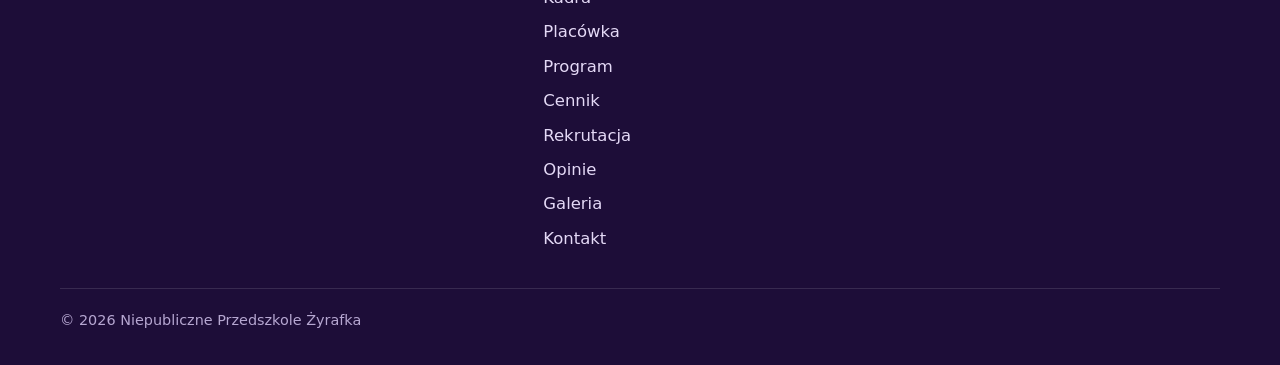
<file: rekrutacja/index.html>
<!DOCTYPE html>
<html lang="pl">
<head>
  <meta charset="utf-8">
  <meta name="viewport" content="width=device-width, initial-scale=1">
  <title>Rekrutacja – Niepubliczne Przedszkole Żyrafka</title>
  <meta name="description" content="Rekrutacja – Niepubliczne Przedszkole Żyrafka, Łódź, ul. Maratońska 57a.">
  <meta name="robots" content="noindex, follow">
  <meta name="theme-color" content="#fffaf0">
  <!-- TODO: po ustaleniu domeny dodaj <link rel="canonical" href="https://TWOJA-DOMENA.pl/rekrutacja/"> oraz og:url / og:image -->
  <meta property="og:type" content="website"><meta property="og:locale" content="pl_PL">
  <meta property="og:title" content="Rekrutacja – Niepubliczne Przedszkole Żyrafka"><meta property="og:description" content="Rekrutacja – Niepubliczne Przedszkole Żyrafka, Łódź, ul. Maratońska 57a.">
  <meta name="twitter:card" content="summary"><meta name="twitter:title" content="Rekrutacja – Niepubliczne Przedszkole Żyrafka"><meta name="twitter:description" content="Rekrutacja – Niepubliczne Przedszkole Żyrafka, Łódź, ul. Maratońska 57a.">
  <link rel="stylesheet" href="../css/style.css?v=f951f932">
  
</head>
<body>
  <a class="skip" href="#main">Przejdź do treści</a>
  <header class="header" id="top"><div class="wrap header__in">
    <a class="brand" href="../" aria-label="Niepubliczne Przedszkole Żyrafka – strona główna"><span>Przedszkole Żyrafka<small>Łódź · Polesie</small></span></a>
    <button class="burger" id="burger" aria-expanded="false" aria-controls="nav" aria-label="Otwórz menu"><span></span><span></span><span></span></button>
    <nav class="nav" id="nav" aria-label="Główna nawigacja"><a href="../">Start</a><a href="../o-nas/">O nas</a><a href="../kadra/">Kadra</a><a href="../placowka/">Placówka</a><a href="../program/">Program</a><a href="../cennik/">Cennik</a><a href="../rekrutacja/" aria-current="page">Rekrutacja</a><a href="../opinie/">Opinie</a><a href="../galeria/">Galeria</a><a class="btn btn--sm" href="../kontakt/">Kontakt</a></nav>
  </div></header>
  <main id="main">
<section class="phero"><div class="bg" aria-hidden="true"><div class="blob a"></div><div class="blob b"></div><svg class="d-svg sun spin" width="150" height="150" viewBox="0 0 120 120" aria-hidden="true"><g stroke="#ffc93c" stroke-width="7" stroke-linecap="round"><line x1="60" y1="6" x2="60" y2="20" transform="rotate(0 60 60)"/><line x1="60" y1="6" x2="60" y2="20" transform="rotate(30 60 60)"/><line x1="60" y1="6" x2="60" y2="20" transform="rotate(60 60 60)"/><line x1="60" y1="6" x2="60" y2="20" transform="rotate(90 60 60)"/><line x1="60" y1="6" x2="60" y2="20" transform="rotate(120 60 60)"/><line x1="60" y1="6" x2="60" y2="20" transform="rotate(150 60 60)"/><line x1="60" y1="6" x2="60" y2="20" transform="rotate(180 60 60)"/><line x1="60" y1="6" x2="60" y2="20" transform="rotate(210 60 60)"/><line x1="60" y1="6" x2="60" y2="20" transform="rotate(240 60 60)"/><line x1="60" y1="6" x2="60" y2="20" transform="rotate(270 60 60)"/><line x1="60" y1="6" x2="60" y2="20" transform="rotate(300 60 60)"/><line x1="60" y1="6" x2="60" y2="20" transform="rotate(330 60 60)"/></g><circle cx="60" cy="60" r="29" fill="#ffd45e"/><circle cx="52" cy="52" r="9" fill="#ffe7a0" opacity=".8"/></svg><svg class="d-svg cloud1 drift" width="160" height="72" viewBox="0 0 200 90" aria-hidden="true"><path fill="#fff" d="M40 80a30 30 0 010-60 40 40 0 0176-8 34 34 0 0136 26 27 27 0 01-4 42z"/></svg><svg class="d-svg cloud2 drift" width="160" height="72" viewBox="0 0 200 90" aria-hidden="true"><path fill="#fff" d="M40 80a30 30 0 010-60 40 40 0 0176-8 34 34 0 0136 26 27 27 0 01-4 42z"/></svg><i class="star s1 twinkle"></i></div><div class="wrap hero__in"><p class="crumbs reveal"><a href="../">Start</a> / Rekrutacja</p><h1 class="reveal">Rekrutacja</h1><p class="lead reveal">Chcesz zapisać dziecko? Zapytaj o szczegóły.</p></div><svg class="hills" viewBox="0 0 1440 220" preserveAspectRatio="none" aria-hidden="true"><path class="h1" d="M0 120c180-70 360-70 540-20s360 60 540-10 270-40 360 0v130H0z"/><path class="h2" d="M0 160c200-60 380-40 560 0s340 40 520-10 240-20 360 10v70H0z"/><path class="h3" d="M0 200c240-40 480-30 720 0s480 20 720-10v30H0z"/></svg></section><section class="section s-mint"><div class="bg" aria-hidden="true"><div class="blob b-sky pos-tl"></div><div class="acc ring float b pos-br"></div></div><div class="wrap"><header class="section__head reveal"><p class="eyebrow">Zapisy</p><h2>Jak zapisać dziecko</h2></header><div class="tiles" data-stagger><article class="tile tile--todo reveal"><span class="badge">Do uzupełnienia</span><h3>Zasady przyjęć</h3><p>Kto i na jakich zasadach może zostać przyjęty.</p></article><article class="tile tile--todo reveal"><span class="badge">Do uzupełnienia</span><h3>Terminy</h3><p>Terminy składania dokumentów i zapisów.</p></article><article class="tile tile--todo reveal"><span class="badge">Do uzupełnienia</span><h3>Wymagane dokumenty</h3><p>Lista dokumentów potrzebnych do zapisu.</p></article><article class="tile tile--todo reveal"><span class="badge">Do uzupełnienia</span><h3>Dokumenty do pobrania</h3><p>Formularze i umowy w wersji do pobrania.</p></article><article class="tile tile--todo reveal"><span class="badge">Do uzupełnienia</span><h3>Dzień adaptacyjny</h3><p>Informacja o adaptacji dziecka w przedszkolu.</p></article></div></div></section><section class="section s-plum"><div class="bg" aria-hidden="true"><div class="blob b-pink pos-br"></div><div class="acc ring float b pos-tl"></div></div><div class="wrap"><div class="cta reveal"><div><h2>Masz pytania?</h2><p class="lead" style="margin:.4rem 0 0">Napisz do nas lub umów spotkanie.</p></div><a class="btn" href="../kontakt/">Umów spotkanie</a></div></div></section>
  </main>
  <footer class="footer"><div class="wrap">
    <div class="footer__grid">
      <div><h3>Niepubliczne Przedszkole Żyrafka</h3><p>ul. Maratońska 57a<br>94-102 Łódź</p></div>
      <div><h3>Strony</h3><ul><li><a href="../">Start</a></li><li><a href="../o-nas/">O nas</a></li><li><a href="../kadra/">Kadra</a></li><li><a href="../placowka/">Placówka</a></li><li><a href="../program/">Program</a></li><li><a href="../cennik/">Cennik</a></li><li><a href="../rekrutacja/">Rekrutacja</a></li><li><a href="../opinie/">Opinie</a></li><li><a href="../galeria/">Galeria</a></li><li><a href="../kontakt/">Kontakt</a></li></ul></div>
      <div><h3>Kontakt</h3><p>Telefon i e-mail: do uzupełnienia<br><a href="../kontakt/">Formularz kontaktowy</a></p></div>
    </div>
    <p class="footer__bar">© <span id="year">2026</span> Niepubliczne Przedszkole Żyrafka</p>
  </div></footer>
  <script src="../js/main.js?v=f951f932" defer></script>
</body>
</html>
</file>
<file: css/style.css>
:root{
  --plum:#2d1650; --plum-d:#1d0d38; --plum-m:#4a2a7a;
  --coral:#ff6b57; --sun:#ffc93c; --teal:#19b5a5; --pink:#ffd6e0;
  --cream:#fffaf0; --paper:#fffdf8; --sky:#dcf0fd; --mint:#d9f4ec; --peach:#ffe6d8; --lilac:#ebe2fb;
  --ink:#2a1a40; --muted:#6a5c80; --line:#e9dcc8;
  --r:26px; --shadow:0 18px 40px -20px rgba(45,22,80,.35);
  --font:ui-rounded,"Nunito","Segoe UI",system-ui,-apple-system,"Helvetica Neue",Arial,sans-serif;
  --head:"Trebuchet MS","Segoe UI",system-ui,sans-serif;
  --pat:url("data:image/svg+xml,%3Csvg xmlns=%22http://www.w3.org/2000/svg%22 width=%22160%22 height=%22160%22 viewBox=%220 0 160 160%22%3E%3Cg fill=%22%23000%22%3E%3Ccircle cx=%2222%22 cy=%2226%22 r=%223.5%22/%3E%3Ccircle cx=%22124%22 cy=%22112%22 r=%222.5%22/%3E%3Ccircle cx=%2276%22 cy=%22146%22 r=%222%22/%3E%3Ccircle cx=%22140%22 cy=%2220%22 r=%222%22/%3E%3Cpath d=%22M96 30l3.2 9.6L109 43l-9.8 3.4L96 56l-3.2-9.6L83 43l9.8-3.4z%22/%3E%3Cpath d=%22M30 112l2.4 7.2 7.2 2.4-7.2 2.4L30 131l-2.4-7.2-7.2-2.4 7.2-2.4z%22/%3E%3C/g%3E%3Cg fill=%22none%22 stroke=%22%23000%22 stroke-width=%222.4%22 stroke-linecap=%22round%22%3E%3Cpath d=%22M60 78h14M67 71v14%22/%3E%3Ccircle cx=%22126%22 cy=%2266%22 r=%225%22/%3E%3Cpath d=%22M14 66q6-6 12 0t12 0%22/%3E%3C/g%3E%3C/svg%3E");
}
*,*::before,*::after{box-sizing:border-box}
html{scroll-behavior:smooth;scroll-padding-top:90px}
body{margin:0;font:1.03rem/1.7 var(--font);color:var(--ink);background:var(--cream);-webkit-font-smoothing:antialiased;overflow-x:hidden}
img,iframe,svg{max-width:100%}
a{color:var(--plum-m)}
:focus-visible{outline:3px solid var(--coral);outline-offset:3px;border-radius:8px}
.wrap{width:min(1160px,100% - 2.5rem);margin-inline:auto;position:relative;z-index:2}
.skip{position:absolute;left:-999px;top:0;background:#fff;padding:.7rem 1rem;z-index:100}
.skip:focus{left:1rem;top:1rem}
.sr{position:absolute;width:1px;height:1px;overflow:hidden;clip:rect(0 0 0 0);white-space:nowrap}
.muted{color:var(--muted)}
address{font-style:normal}

/* header */
.header{position:sticky;top:0;z-index:60;background:rgba(255,250,240,.82);backdrop-filter:blur(14px);-webkit-backdrop-filter:blur(14px);border-bottom:1px solid transparent;transition:border-color .3s,box-shadow .3s}
.header.scrolled{border-color:var(--line);box-shadow:0 8px 24px -16px rgba(45,22,80,.3)}
.header__in{display:flex;align-items:center;justify-content:space-between;min-height:74px}
.brand{display:flex;align-items:center;gap:.7rem;text-decoration:none;color:var(--plum);font-weight:700;line-height:1.15}
.brand small{display:block;font-weight:600;font-size:.72rem;letter-spacing:.08em;text-transform:uppercase;color:var(--muted)}
.nav{display:flex;align-items:center;gap:.3rem}
.nav a:not(.btn){position:relative;text-decoration:none;color:var(--plum);font-weight:700;padding:.5rem .85rem;border-radius:999px;transition:background .2s,color .2s}
.nav a:not(.btn):hover{background:var(--lilac)}
.nav a[aria-current=page]{background:var(--sun);color:var(--plum-d)}
.nav .btn{margin-left:.5rem}
.burger{display:none;background:none;border:0;padding:.7rem;cursor:pointer;width:48px;height:48px}
.burger span{display:block;height:3px;background:var(--plum);margin:6px 0;border-radius:3px;transition:.25s}
.burger[aria-expanded=true] span:nth-child(1){transform:translateY(9px) rotate(45deg)}
.burger[aria-expanded=true] span:nth-child(2){opacity:0}
.burger[aria-expanded=true] span:nth-child(3){transform:translateY(-9px) rotate(-45deg)}

/* buttons */
.btn{display:inline-flex;align-items:center;justify-content:center;gap:.5rem;min-height:50px;padding:.75rem 1.7rem;border-radius:999px;background:var(--coral);color:#fff;font:800 1rem var(--font);text-decoration:none;border:2px solid var(--coral);cursor:pointer;box-shadow:0 12px 24px -12px rgba(255,107,87,.9);transition:transform .2s,background .2s,box-shadow .2s}
.btn:hover{background:#f55640;transform:translateY(-3px);box-shadow:0 18px 28px -14px rgba(255,107,87,.95)}
.btn:active{transform:translateY(0)}
.btn--ghost{background:transparent;color:var(--plum);border-color:var(--plum);box-shadow:none}
.btn--ghost:hover{background:var(--plum);color:#fff;box-shadow:none}
.btn--dark{background:var(--plum);border-color:var(--plum);box-shadow:0 12px 24px -12px rgba(45,22,80,.8)}
.btn--dark:hover{background:var(--plum-d)}
.btn--sm{min-height:44px;padding:.45rem 1.3rem}

/* type */
h1,h2,h3{font-family:var(--head);color:var(--plum);line-height:1.1;margin:0 0 1rem;font-weight:800;letter-spacing:-.02em}
h1{font-size:clamp(2.4rem,6.6vw,4.6rem)}
h1 em{font-style:normal;display:block;background:linear-gradient(90deg,var(--coral),#ff9a3c 60%,var(--sun));-webkit-background-clip:text;background-clip:text;color:transparent}
h2{font-size:clamp(1.9rem,4.2vw,2.8rem)}
h3{font-size:1.2rem;letter-spacing:-.01em}
.eyebrow{display:inline-flex;align-items:center;gap:.5rem;margin:0 0 1rem;padding:.35rem .95rem;border-radius:999px;font-size:.78rem;letter-spacing:.12em;text-transform:uppercase;font-weight:800;background:#fff;color:#a35f00;box-shadow:0 6px 16px -10px rgba(45,22,80,.4)}
.eyebrow::before{content:"";width:8px;height:8px;border-radius:50%;background:var(--coral)}
.lead{font-size:clamp(1.1rem,2.4vw,1.35rem);color:#4a3b66;margin:0 0 2rem;max-width:620px}

/* background decor */
.bg{position:absolute;inset:0;overflow:hidden;pointer-events:none;z-index:0}
.bg>*{position:absolute}
.patch{background-color:currentColor;-webkit-mask-image:var(--pat);mask-image:var(--pat);-webkit-mask-size:var(--sz,320px);mask-size:var(--sz,320px);-webkit-mask-repeat:repeat;mask-repeat:repeat}
.blob{border-radius:50%;filter:blur(60px)}
.dots{background-image:radial-gradient(currentColor 1.8px,transparent 2px);background-size:22px 22px}
.ring{border-radius:50%;border:3px dashed currentColor}
.d-svg{display:block}
.float{animation:float 11s ease-in-out infinite}
.float.b{animation-duration:15s;animation-delay:-5s}
.float.c{animation-duration:19s;animation-delay:-9s}
@keyframes float{50%{transform:translateY(-18px) rotate(5deg)}}
.twinkle{animation:twinkle 4s ease-in-out infinite}
.twinkle.b{animation-delay:-1.3s}.twinkle.c{animation-delay:-2.6s}
@keyframes twinkle{50%{opacity:.35;transform:scale(.8) rotate(20deg)}}
.drift{animation:drift 50s ease-in-out infinite alternate}
.drift.b{animation-duration:70s;animation-delay:-20s}
@keyframes drift{from{transform:translateX(-4vw)}to{transform:translateX(6vw)}}
.spin{animation:spin 60s linear infinite}
@keyframes spin{to{transform:rotate(360deg)}}

/* hero */
.hero,.phero{position:relative;overflow:hidden}
.hero{padding:clamp(3.5rem,9vw,7rem) 0 clamp(8rem,15vw,12rem);background:radial-gradient(60% 70% at 85% 5%,#ffe3a3 0%,transparent 60%),radial-gradient(60% 60% at 5% 90%,#c9f0e6 0%,transparent 60%),linear-gradient(180deg,#e4f4ff,var(--cream))}
.phero{padding:clamp(3rem,7vw,5.5rem) 0 clamp(6rem,10vw,8rem);background:radial-gradient(60% 80% at 90% 0%,#ffe3a3 0%,transparent 60%),linear-gradient(180deg,#e9f5ff,var(--cream))}
.hero .patch,.phero .patch{inset:-10%;color:rgba(255,107,87,.1);--sz:420px;transform:rotate(-8deg)}
.hero .bigspots{width:min(48vw,560px);aspect-ratio:1;right:-5%;top:6%;color:rgba(255,201,60,.55);background-color:currentColor;-webkit-mask:var(--pat) center/100% 100% no-repeat;mask:var(--pat) center/100% 100% no-repeat;transform:rotate(12deg)}
.hero .blob.a{width:340px;height:340px;right:6%;top:30%;background:#ffb7a8;opacity:.5}
.hero .blob.b{width:300px;height:300px;left:-90px;top:10%;background:#b8e8ff;opacity:.7}
.hero .dots{left:4%;bottom:26%;width:190px;height:150px;color:rgba(45,22,80,.2)}
.hero .ring{right:12%;top:12%;width:120px;height:120px;color:rgba(25,181,165,.55)}
.sun{right:6%;top:7%;width:clamp(90px,14vw,170px)}
.cloud1{left:6%;top:12%;width:170px;opacity:.95}
.cloud2{right:30%;top:20%;width:120px;opacity:.9}
.cloud3{left:38%;bottom:30%;width:140px;opacity:.8}
.star{width:22px;height:22px;background:var(--sun);clip-path:polygon(50% 0,62% 38%,100% 50%,62% 62%,50% 100%,38% 62%,0 50%,38% 38%)}
.star.s1{left:44%;top:14%}.star.s2{left:12%;top:46%;background:var(--coral);width:16px;height:16px}
.star.s3{right:22%;bottom:34%;background:var(--teal);width:18px;height:18px}.star.s4{right:40%;top:48%;background:#fff;width:14px;height:14px;box-shadow:0 0 0 1px rgba(0,0,0,.05)}
.conf{width:14px;height:14px;border-radius:3px}
.conf.k1{left:30%;top:60%;background:var(--coral);transform:rotate(25deg)}
.conf.k2{right:16%;top:58%;background:var(--teal);border-radius:50%}
.conf.k3{left:60%;top:8%;background:var(--pink);transform:rotate(-20deg);width:18px}
.hero__in{position:relative;z-index:3}
.hero__in>*{max-width:760px}
.hero__cta{display:flex;flex-wrap:wrap;gap:.9rem}
.hills{position:absolute;left:0;right:0;bottom:-1px;width:100%;height:clamp(90px,16vw,220px);z-index:1;display:block}
.hills .h1{fill:#cfeee3}.hills .h2{fill:#ebe2fb}.hills .h3{fill:var(--cream)}
.crumbs{margin:0 0 1rem;font-size:.9rem;font-weight:700;color:var(--muted)}
.crumbs a{color:var(--plum-m);text-decoration:none}
.crumbs a:hover{text-decoration:underline}

/* sections: overlapping rounded layers */
.section{position:relative;padding:clamp(4.5rem,9vw,7rem) 0 clamp(3.5rem,8vw,6rem);margin-top:-52px;border-radius:52px 52px 0 0;overflow:hidden}
.section:first-of-type{margin-top:0}
.s-cream{background:var(--cream)}.s-sky{background:var(--sky)}.s-mint{background:var(--mint)}
.s-peach{background:var(--peach)}.s-lilac{background:var(--lilac)}.s-plum{background:var(--plum);color:#efe7fb}
.s-plum h2,.s-plum h3{color:#fff}.s-plum .lead{color:#dccff2}
.section__head{margin-bottom:2.2rem;max-width:660px}
.section .patch{inset:-10%;--sz:380px;transform:rotate(5deg)}
.s-cream .patch{color:rgba(255,201,60,.2)}.s-sky .patch{color:rgba(25,181,165,.14)}
.s-mint .patch{color:rgba(25,181,165,.15)}.s-peach .patch{color:rgba(255,107,87,.12)}
.s-lilac .patch{color:rgba(74,42,122,.08)}.s-plum .patch{color:rgba(255,255,255,.05)}
.section .blob{width:320px;height:320px;opacity:.7}
.section .dots{width:190px;height:150px;color:rgba(45,22,80,.17)}
.pos-tl{left:-110px;top:-100px}.pos-br{right:-110px;bottom:-110px}
.dots.pos-tr{right:5%;top:12%}.dots.pos-bl{left:4%;bottom:8%}
.b-white{background:#fff}.b-sun{background:#ffe29a}.b-pink{background:#ffc9d6}.b-sky{background:#bfe6fb}

.about{max-width:700px;font-size:clamp(1.1rem,2.3vw,1.3rem);color:var(--plum);line-height:1.75}
.split{display:grid;grid-template-columns:1fr 1.15fr;gap:clamp(1.5rem,4vw,4rem);align-items:center}
.factbox{background:var(--paper);border-radius:var(--r);padding:1.8rem;box-shadow:var(--shadow);border:1px solid var(--line)}
.factbox dl{margin:0;display:grid;grid-template-columns:auto 1fr;gap:.7rem 1.2rem}
.factbox dt{font-weight:800;color:var(--plum)}
.factbox dd{margin:0}

/* tiles */
.tiles{display:grid;grid-template-columns:repeat(auto-fit,minmax(250px,1fr));gap:1.3rem}
.tile{position:relative;background:var(--paper);border-radius:var(--r);padding:1.8rem 1.6rem;border:1px solid var(--line);box-shadow:var(--shadow);transition:transform .3s,box-shadow .3s;overflow:hidden}
.tile:hover{transform:translateY(-6px) rotate(-.4deg);box-shadow:0 26px 44px -22px rgba(45,22,80,.5)}
.tile h3{margin-bottom:.5rem}
.tile p{margin:0;color:#4a3b66}
.tile--todo{background:rgba(255,253,248,.7);border:2.5px dashed #c8b6e6;box-shadow:none}
.tile--todo:hover{box-shadow:0 20px 36px -22px rgba(45,22,80,.4)}
.badge{display:inline-block;margin-bottom:.9rem;padding:.25rem .8rem;border-radius:999px;background:#fff0c9;color:#8a5a00;font-size:.74rem;font-weight:800;letter-spacing:.08em;text-transform:uppercase}
.tile--link{text-decoration:none;color:inherit;display:block;border-top:8px solid var(--c,var(--coral))}
.tile--link:nth-child(2){--c:var(--teal)}.tile--link:nth-child(3){--c:var(--sun)}.tile--link:nth-child(4){--c:var(--plum-m)}
.tile--link .go{display:inline-flex;align-items:center;gap:.4rem;margin-top:1rem;font-weight:800;color:var(--plum-m)}
.tile--link .go::after{content:"→";transition:transform .25s}
.tile--link:hover .go::after{transform:translateX(6px)}
.tile--tall{min-height:220px}
.gal{display:grid;grid-template-columns:repeat(auto-fit,minmax(240px,1fr));gap:1.2rem}
.shot{aspect-ratio:4/3;border-radius:var(--r);border:2.5px dashed #c8b6e6;background:repeating-linear-gradient(45deg,rgba(255,255,255,.55) 0 14px,rgba(235,226,251,.55) 14px 28px);display:grid;place-content:center;text-align:center;padding:1rem;color:var(--plum-m);font-weight:800;transition:transform .3s}
.shot:hover{transform:scale(1.03) rotate(-1deg)}
.shot span{display:block;font-weight:600;font-size:.88rem;color:var(--muted)}

.cta{display:flex;flex-wrap:wrap;align-items:center;justify-content:space-between;gap:1.5rem}
.cta h2{margin:0;color:#fff}

/* map + contact */
.loc{display:grid;grid-template-columns:1fr 1.4fr;gap:clamp(1.5rem,4vw,3.5rem);align-items:center}
.loc address{margin:0 0 1.6rem;font-size:1.15rem;font-weight:700;color:var(--plum)}
.loc__map{border-radius:var(--r);overflow:hidden;border:6px solid #fff;box-shadow:var(--shadow);background:#dfe9f2}
.loc__map iframe{display:block;width:100%;height:clamp(300px,45vw,430px);border:0}
.contact{display:grid;grid-template-columns:1fr 1.2fr;gap:clamp(1.5rem,4vw,3.5rem);align-items:start}
.stack{display:grid;gap:1rem;margin-top:1.5rem}
.form{background:var(--paper);border:1px solid var(--line);border-radius:var(--r);padding:clamp(1.4rem,3vw,2.2rem);box-shadow:var(--shadow)}
.field{margin-bottom:1.1rem}
.field label{display:block;font-weight:800;margin-bottom:.35rem;color:var(--plum)}
.field input:not([type=checkbox]),.field textarea{width:100%;padding:.85rem 1rem;font:inherit;border:2px solid #dccfb5;border-radius:14px;background:#fff;color:var(--ink);transition:border-color .2s,box-shadow .2s}
.field input:focus,.field textarea:focus{outline:none;border-color:var(--plum-m);box-shadow:0 0 0 4px rgba(74,42,122,.15)}
.field--check{display:flex;gap:.7rem;align-items:flex-start}
.field--check input{width:22px;height:22px;margin-top:.2rem;flex:none;accent-color:var(--plum-m)}
.field--check label{font-weight:400;font-size:.92rem;margin:0;color:#3d2f55}
.field .err{border-color:#c0261e!important}
.form__status{margin:1rem 0 0;font-weight:800;min-height:1.5em}
.form__status.is-error{color:#c0261e}.form__status.is-info{color:var(--plum-m)}

/* footer */
.footer{position:relative;overflow:hidden;background:var(--plum-d);color:#e4d9f6;padding:3.5rem 0 2rem;margin-top:-52px;border-radius:52px 52px 0 0}
.footer .patch{inset:0;color:rgba(255,255,255,.04);--sz:300px}
.footer__grid{display:grid;grid-template-columns:1.4fr 1fr 1fr;gap:2rem;padding-top:1.5rem}
.footer h3{color:#fff;font-size:1rem;margin-bottom:.8rem}
.footer p,.footer ul{margin:0}
.footer ul{list-style:none;padding:0;display:grid;gap:.4rem}
.footer a{color:#e4d9f6;text-decoration:none}.footer a:hover{color:var(--sun);text-decoration:underline}
.footer__bar{margin-top:2.2rem;padding-top:1.2rem;border-top:1px solid rgba(255,255,255,.12);font-size:.9rem;color:#b6a7d1}

/* reveal */
.js .reveal{opacity:0;transform:translateY(24px);transition:opacity .75s ease,transform .75s cubic-bezier(.2,.7,.2,1)}
.js .reveal.in{opacity:1;transform:none}
.js [data-stagger]>.reveal:nth-child(2){transition-delay:.08s}
.js [data-stagger]>.reveal:nth-child(3){transition-delay:.16s}
.js [data-stagger]>.reveal:nth-child(4){transition-delay:.24s}
.js [data-stagger]>.reveal:nth-child(5){transition-delay:.32s}
.js [data-stagger]>.reveal:nth-child(6){transition-delay:.4s}
.hero__in .reveal:nth-child(2){transition-delay:.1s}.hero__in .reveal:nth-child(3){transition-delay:.2s}.hero__in .reveal:nth-child(4){transition-delay:.3s}

@media (max-width:1000px){.nav a:not(.btn){padding:.5rem .6rem}}
@media (max-width:900px){.loc,.contact,.split{grid-template-columns:1fr}.footer__grid{grid-template-columns:1fr 1fr}.footer__grid>:first-child{grid-column:1/-1}}
@media (max-width:860px){
  .burger{display:block}
  .nav{position:absolute;top:100%;left:0;right:0;flex-direction:column;align-items:stretch;gap:0;background:var(--cream);border-bottom:1px solid var(--line);padding:.5rem 1.25rem 1.25rem;display:none;box-shadow:0 20px 30px -20px rgba(45,22,80,.4)}
  .nav.open{display:flex}
  .nav a:not(.btn){padding:.95rem .5rem;border-radius:12px}
  .nav .btn{margin:.8rem 0 0}
  .hero__cta .btn{flex:1 1 100%}
  .hero .blob.a{width:220px;height:220px}.hero .ring,.cloud2,.star.s4,.conf.k3{display:none}
  .hero .bigspots{width:78vw;right:-28%}
  .section,.footer{border-radius:36px 36px 0 0;margin-top:-36px}
  .footer__grid{grid-template-columns:1fr}
}
@media (prefers-reduced-motion:reduce){
  *,*::before,*::after{animation:none!important;transition:none!important;scroll-behavior:auto!important}
  .js .reveal{opacity:1;transform:none}
}

/* v3: nawigacja jak na wielu stronach przedszkoli, mapa na kliknięcie, ciepłe hero */
.header{background:rgba(255,255,255,.92)}
.nav a:not(.btn){font-size:.95rem;padding:.5rem .7rem}
.hero{background:radial-gradient(60% 70% at 85% 5%,#ffe3a3 0%,transparent 60%),radial-gradient(70% 70% at 10% 20%,#e3d7fb 0%,transparent 60%),linear-gradient(180deg,#d9ebff 0%,#ffe0e6 60%,var(--cream) 100%)}
.tiles--quick{grid-template-columns:repeat(auto-fit,minmax(210px,1fr))}
.tile--link:nth-child(5){--c:var(--coral)}.tile--link:nth-child(6){--c:var(--teal)}.tile--link:nth-child(7){--c:var(--sun)}.tile--link:nth-child(8){--c:var(--plum-m)}
.map-ph{min-height:clamp(300px,45vw,430px);display:grid;place-content:center;justify-items:center;gap:1rem;text-align:center;padding:1.5rem;background:repeating-linear-gradient(45deg,#eef6fc 0 16px,#e2eef8 16px 32px);color:var(--plum)}
.map-ph p{margin:0;max-width:340px}
@media (max-width:1180px){
  .burger{display:block}
  .nav{position:absolute;top:100%;left:0;right:0;flex-direction:column;align-items:stretch;gap:0;background:#fff;border-bottom:1px solid var(--line);padding:.5rem 1.25rem 1.25rem;display:none;box-shadow:0 20px 30px -20px rgba(45,22,80,.4)}
  .nav.open{display:flex}
  .nav a:not(.btn){padding:.95rem .5rem;border-radius:12px;font-size:1.02rem}
  .nav .btn{margin:.8rem 0 0}
}
.d-svg{height:auto}

/* v4: spokojne tło – drobne detale zamiast plam, miękkie gradienty */
.patch{--sz:160px!important;transform:none!important;inset:0!important}
.hero .patch,.phero .patch{color:rgba(45,22,80,.13)}
.s-cream .patch{color:rgba(255,150,50,.38)}.s-sky .patch{color:rgba(40,130,200,.26)}
.s-mint .patch{color:rgba(25,150,130,.3)}.s-peach .patch{color:rgba(255,107,87,.3)}
.s-lilac .patch{color:rgba(74,42,122,.2)}.s-plum .patch{color:rgba(255,255,255,.14)}
.footer .patch{color:rgba(255,255,255,.1)}
.hero .blob.a{opacity:.35}.hero .blob.b{opacity:.5}
.section .blob{opacity:.55}
.hero{background:radial-gradient(60% 60% at 88% 8%,#fff0c2 0%,transparent 62%),linear-gradient(180deg,#dcefff 0%,#eaf3ff 45%,#fff3ea 80%,var(--cream) 100%)}
.phero{background:radial-gradient(60% 70% at 90% 0%,#fff0c2 0%,transparent 62%),linear-gradient(180deg,#dcefff,var(--cream))}
.tiles--quick{grid-template-columns:repeat(4,1fr)}
@media (max-width:1000px){.tiles--quick{grid-template-columns:repeat(2,1fr)}}
@media (max-width:480px){.tiles--quick{grid-template-columns:1fr}}

/* v5: minimalistyczne tło – pojedyncze, subtelne ozdoby */
.patch,.dots,.conf,.bigspots{display:none!important}
.acc{opacity:.75}
.acc.pos-tl{left:5%;top:9%;right:auto;bottom:auto}
.acc.pos-br{right:5%;bottom:9%;left:auto;top:auto}
.acc.ring{width:84px;height:84px;color:rgba(25,181,165,.55)}
.acc.star{width:26px;height:26px;background:var(--sun)}
.acc.squig{color:rgba(255,107,87,.5)}
.hero .blob.a{opacity:.3}.hero .blob.b{opacity:.4}
.section .blob{opacity:.4}
.star.s1{left:46%;top:16%}
@media (max-width:860px){.acc{display:none}}

/* v6: czytelne, matowe przyciski (bez poświaty i unoszenia) */
.btn{background:#cf3a27;border-color:#cf3a27;color:#fff;box-shadow:none;transition:background .2s,border-color .2s,color .2s}
.btn:hover,.btn:active{background:#a92d1d;border-color:#a92d1d;transform:none;box-shadow:none}
.btn--ghost{background:transparent;color:var(--plum);border-color:var(--plum)}
.btn--ghost:hover{background:var(--plum);border-color:var(--plum);color:#fff}
.btn--dark{background:var(--plum);border-color:var(--plum);color:#fff}
.btn--dark:hover,.btn--dark:active{background:var(--plum-d);border-color:var(--plum-d)}
.s-plum .btn{background:#fff;border-color:#fff;color:var(--plum)}
.s-plum .btn:hover{background:var(--lilac);border-color:var(--lilac)}
.nav .btn{color:#fff}
.footer .footer__bar{margin-top:2.2rem}
</file>
